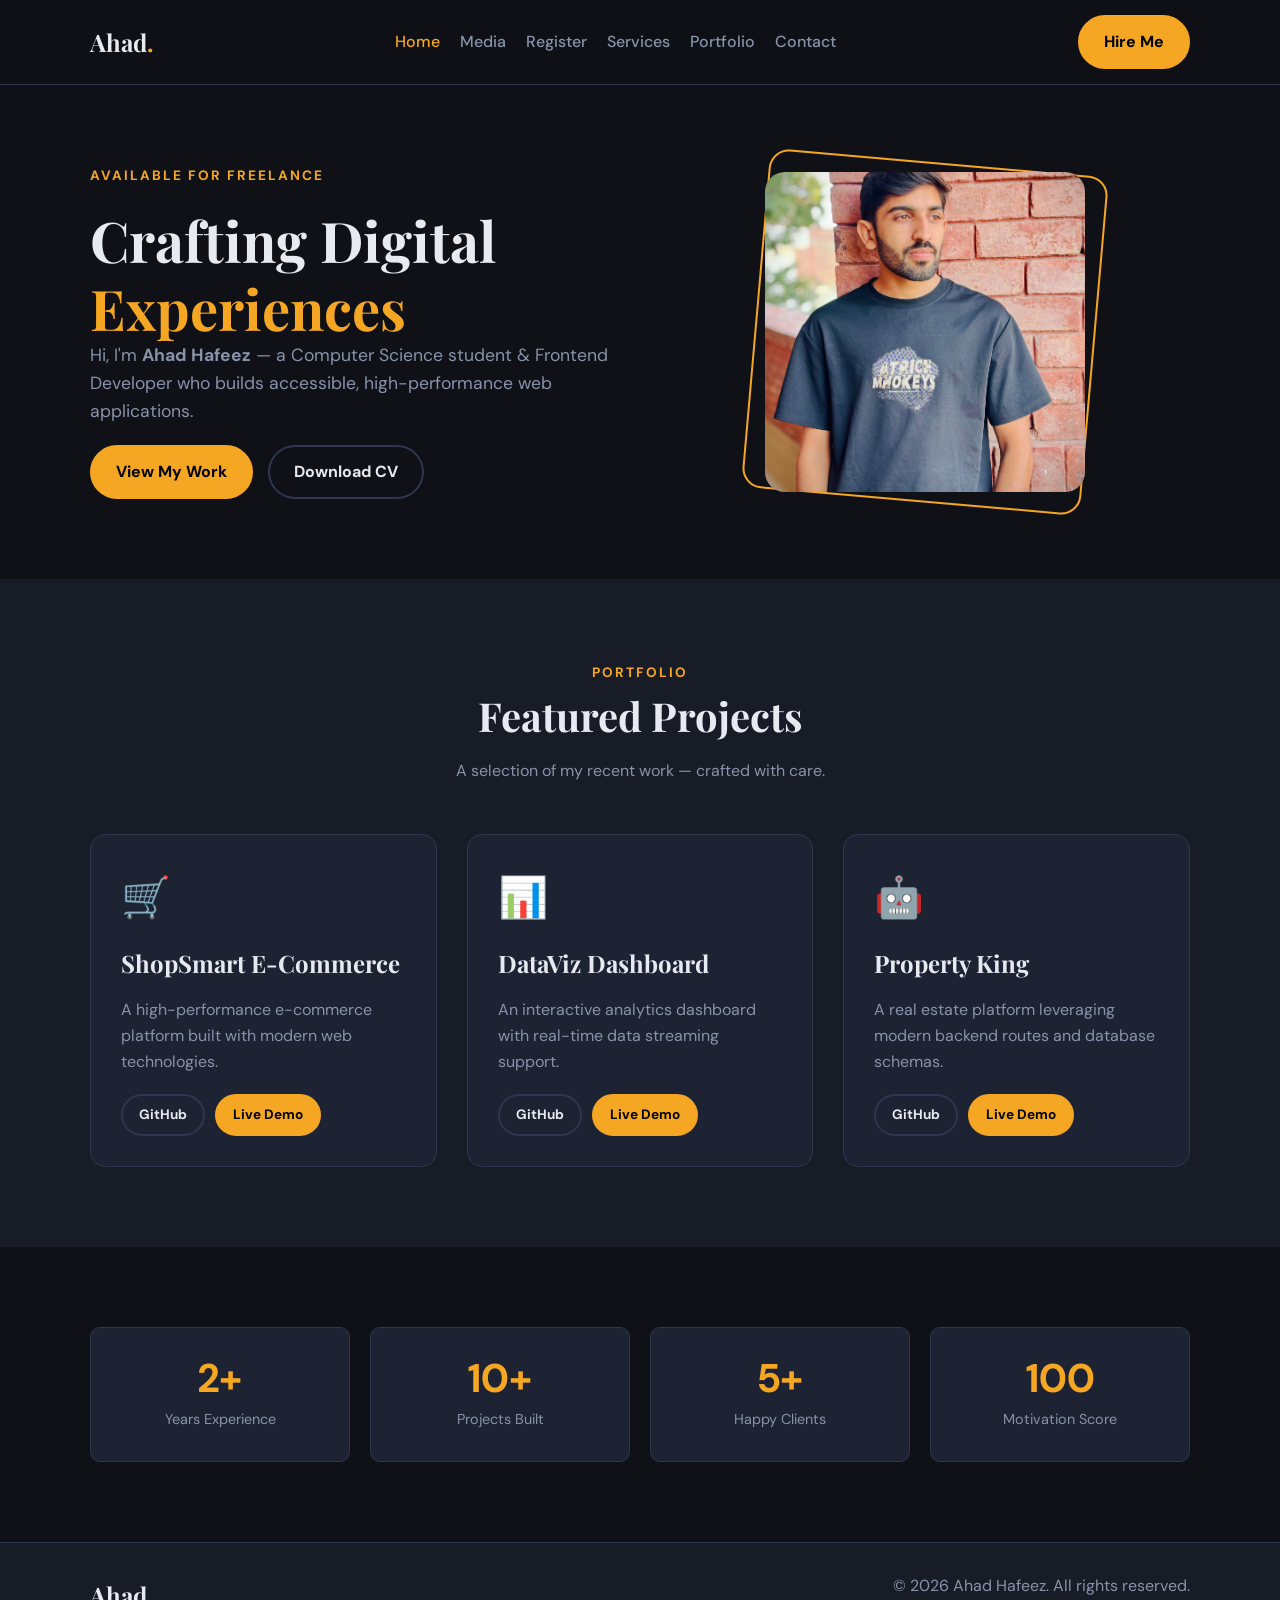
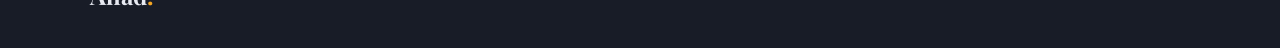
<file: index.html>
<!DOCTYPE html>
<html lang="en">
<head>
  <meta charset="UTF-8">
  <meta name="viewport" content="width=device-width, initial-scale=1.0">


  <title>Ahad Hafeez — Portfolio</title>
  <link rel="stylesheet" href="home.css">

  <link href="https://fonts.googleapis.com/css2?family=Playfair+Display:wght@700;800&family=DM+Sans:wght@400;500;600&display=swap" rel="stylesheet">
</head>
<body>

  <header class="site-header">
    <div class="container header-flex">


      <a class="nav-logo" href="index.html">Ahad<span>.</span></a>
      <nav class="site-nav">
        <ul class="nav-list">
          <li><a class="nav-link active" href="index.html">Home</a></li>
          <li><a class="nav-link" href="media.html">Media</a></li>


          <li><a class="nav-link" href="register.html">Register</a></li>

          <li><a class="nav-link" href="services.html">Services</a></li>


          <li><a class="nav-link" href="portfolio.html">Portfolio</a></li>

          <li><a class="nav-link" href="contact.html">Contact</a></li>
        </ul>
      </nav>
      <a class="btn btn-primary" href="contact.html">Hire Me</a>
    </div>
  </header>

  <main>
    <section class="hero section">

      <div class="container hero-grid">
        
        <div class="hero-content">
          <p class="eyebrow">Available for freelance</p>

          <h1 class="hero-title">Crafting Digital <span class="highlight">Experiences</span></h1>
          <p class="hero-desc">


            Hi, I'm <strong>Ahad Hafeez</strong> — a Computer Science student & Frontend Developer who builds accessible, high-performance web applications.
          </p>
          <div class="hero-actions">


            <a class="btn btn-primary" href="portfolio.html">View My Work</a>



            <a class="btn btn-outline" href="#">Download CV</a>
          </div>
        </div>

        <div class="hero-photo-wrap">


          <div class="photo-frame">


            <img src="pic1.jpeg" alt="Ahad Hafeez" class="profile-pic">
          </div>

        </div>
      </div>

    </section>

    <section class="section section-alt">
      <div class="container">
        <div class="section-header">


          <span class="eyebrow">Portfolio</span>
          <h2 class="section-title">Featured Projects</h2>


          <p class="section-subtitle">A selection of my recent work — crafted with care.</p>

        </div>

        <div class="projects-grid">


          <div class="project-card">

            <div class="project-icon">🛒</div>


            <h3>ShopSmart E-Commerce</h3>


            <p>A high-performance e-commerce platform built with modern web technologies.</p>


            <div class="project-actions">
              <a class="btn btn-outline btn-sm" href="#">GitHub</a>


              <a class="btn btn-primary btn-sm" href="#">Live Demo</a>
            </div>
          </div>

          <div class="project-card">
            <div class="project-icon">📊</div>

            <h3>DataViz Dashboard</h3>
            <p>An interactive analytics dashboard with real-time data streaming support.</p>


            <div class="project-actions">
              <a class="btn btn-outline btn-sm" href="#">GitHub</a>

              <a class="btn btn-primary btn-sm" href="#">Live Demo</a>
            </div>
          </div>

          <div class="project-card">

            <div class="project-icon">🤖</div>
            <h3>Property King</h3>

            <p>A real estate platform leveraging modern backend routes and database schemas.</p>
            <div class="project-actions">

              <a class="btn btn-outline btn-sm" href="#">GitHub</a>


              <a class="btn btn-primary btn-sm" href="#">Live Demo</a>
            </div>
          </div>

        </div>
      </div>


    </section>

    <section class="section">
      <div class="container">

        <div class="stats-grid">
          <div class="stat-card">

            <p class="stat-num">2+</p>

            <p class="stat-label">Years Experience</p>
          </div>

          <div class="stat-card">
            <p class="stat-num">10+</p>

            <p class="stat-label">Projects Built</p>
          </div>
          <div class="stat-card">
            <p class="stat-num">5+</p>
            <p class="stat-label">Happy Clients</p>

          </div>
          <div class="stat-card">
            <p class="stat-num">100</p>

            <p class="stat-label">Motivation Score</p>
          </div>
        </div>
      </div>
    </section>
  </main>

  <footer class="site-footer">

    <div class="container footer-flex">
      <a class="nav-logo" href="index.html">Ahad<span>.</span></a>

      <p class="footer-copy">&copy; 2026 Ahad Hafeez. All rights reserved.</p>

    </div>
  </footer>

  
</body>
</html>
</file>
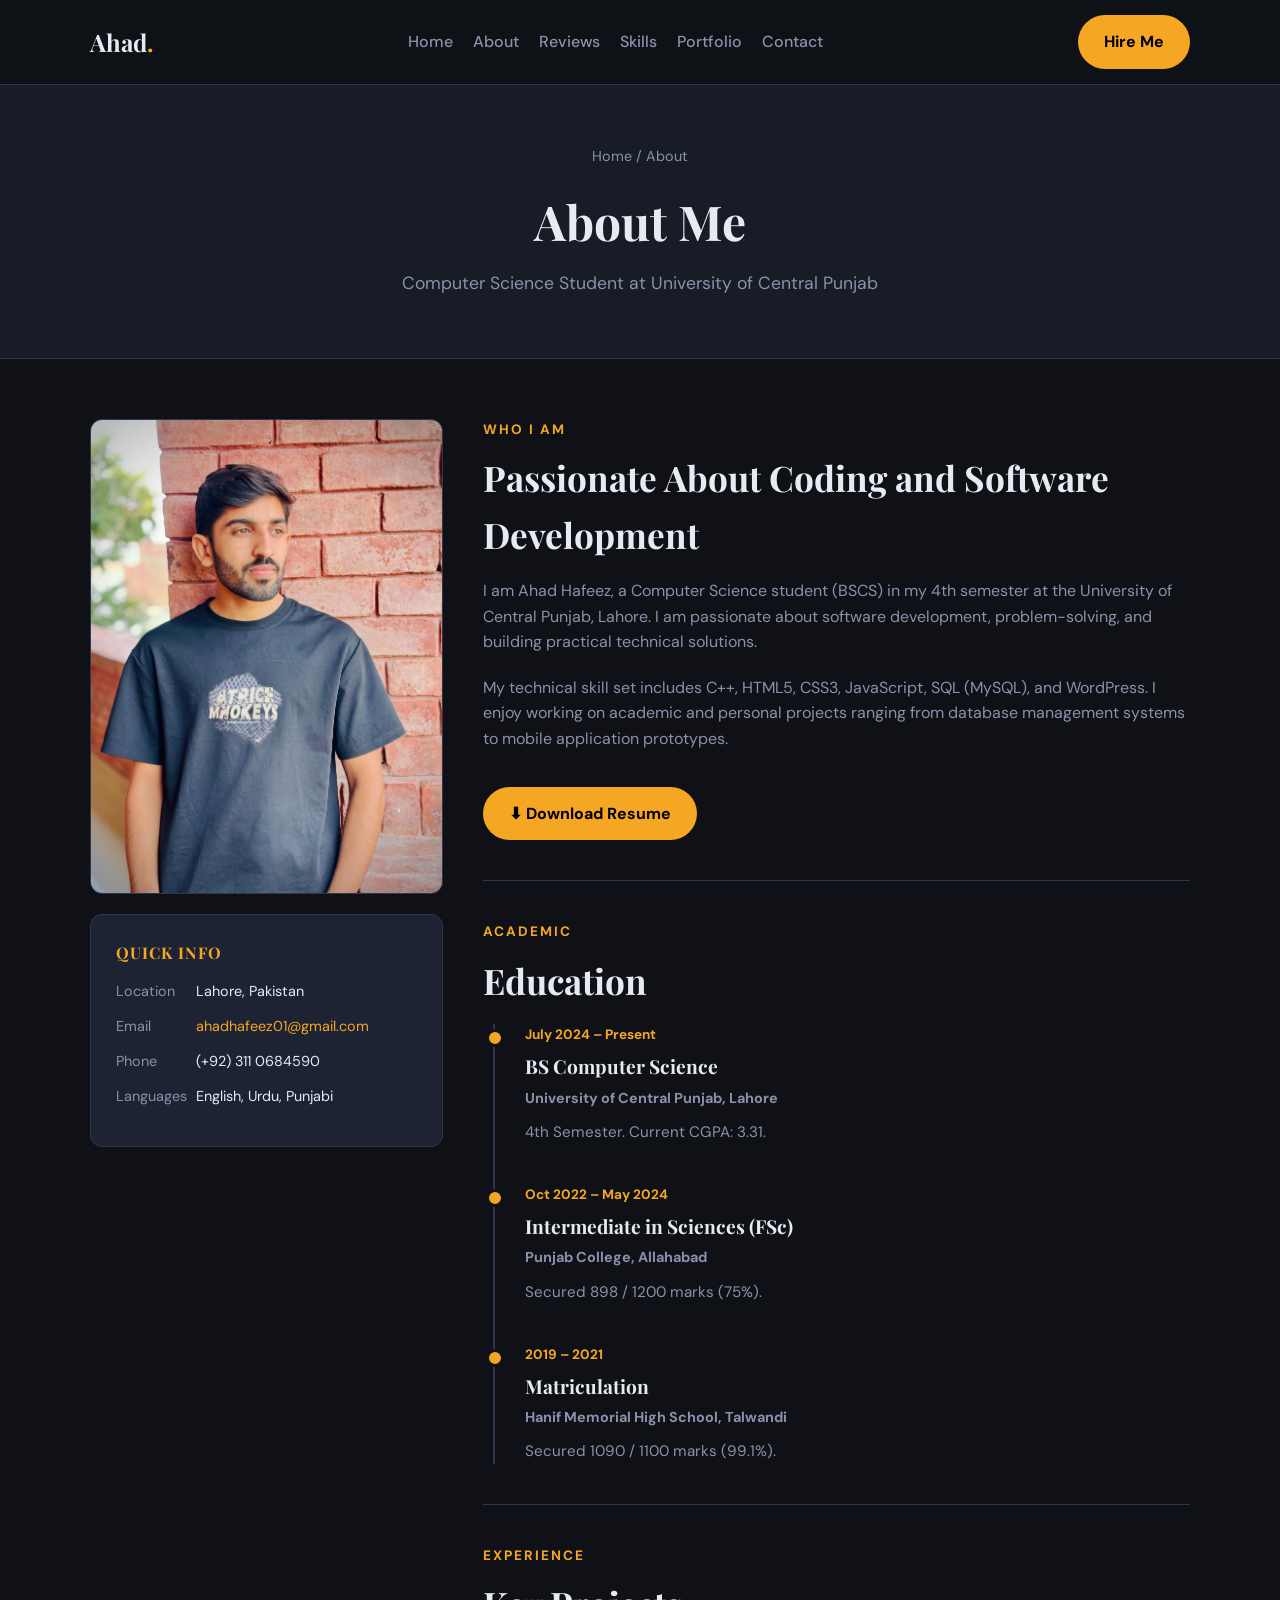
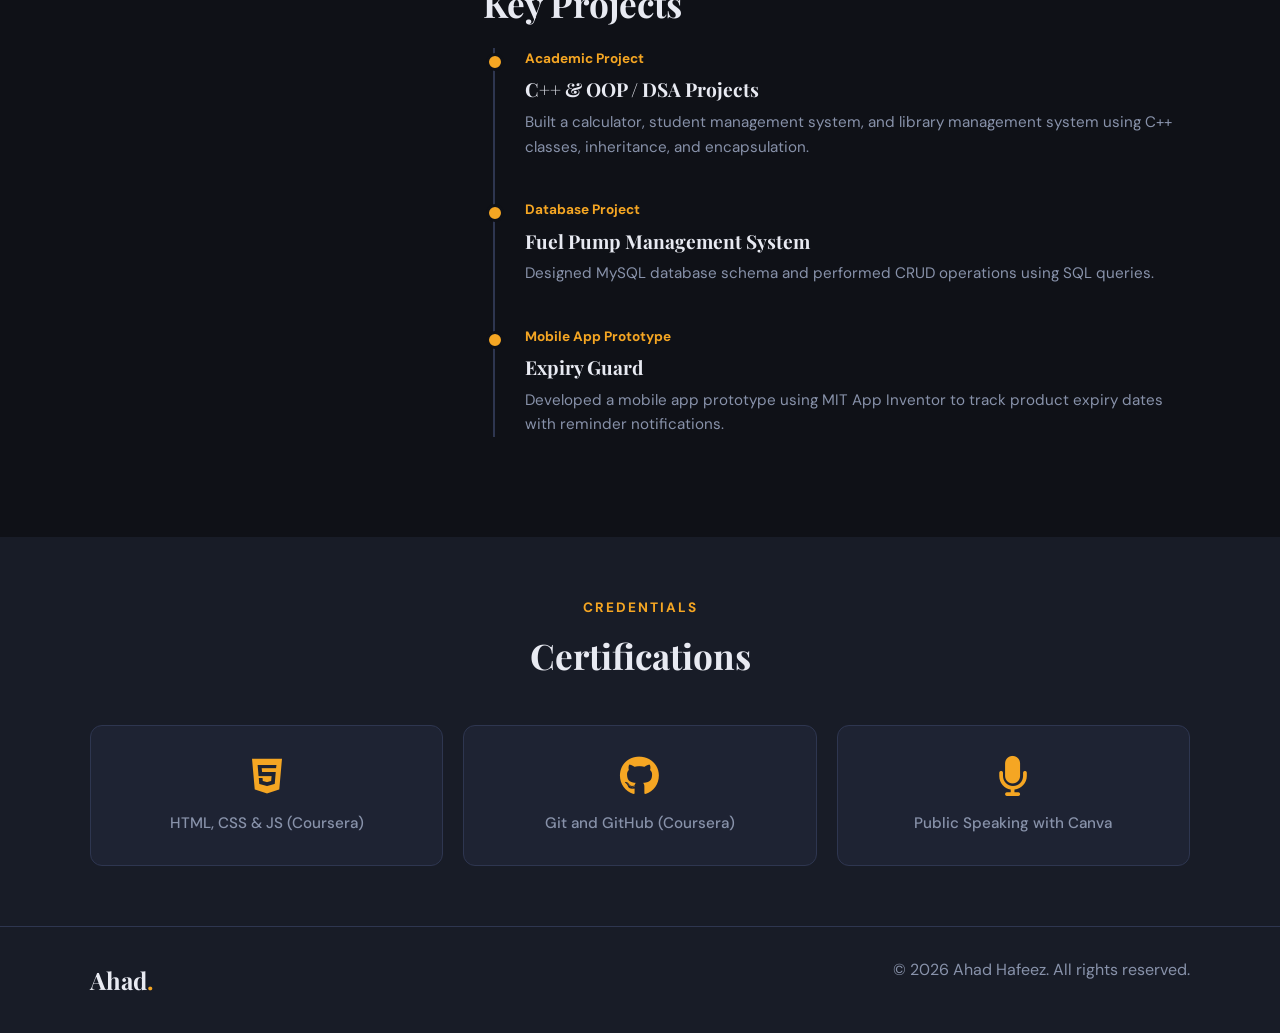
<file: about.html>
<!DOCTYPE html>
<html lang="en">
<head>
  <meta charset="UTF-8">
  <meta name="viewport" content="width=device-width, initial-scale=1.0">
  <title>About — Ahad Hafeez</title>
  <link rel="stylesheet" href="about.css">
  <link href="https://fonts.googleapis.com/css2?family=Playfair+Display:wght@700;800&family=DM+Sans:wght@400;500;600&display=swap" rel="stylesheet">
  <link rel="stylesheet" href="https://cdnjs.cloudflare.com/ajax/libs/font-awesome/6.4.0/css/all.min.css">

</head>
<body>

  <header class="site-header">
    <div class="container header-flex">
      <a class="nav-logo" href="index.html">Ahad<span>.</span></a>
      <nav class="site-nav">
        <ul class="nav-list">
          <li><a class="nav-link" href="home.html">Home</a></li>
          <li><a class="nav-link" href="about.html">About</a></l>
          <li><a class="nav-link" href="reviews.html">Reviews</a></li>
          <li><a class="nav-link" href="skills.html">Skills</a></li>
          <li><a class="nav-link" href="portfolio.html">Portfolio</a></li>
          <li><a class="nav-link" href="contact.html">Contact</a></li>
        </ul>
      </nav>
      <a class="btn btn-primary" href="contact.html">Hire Me</a>
    </div>
  </header>

  <main>
    <div class="page-hero">
      <div class="container text-center">
        <p class="breadcrumb"><a href="index.html">Home</a> / About</p>
        <h1>About Me</h1>
        <p class="subtitle">Computer Science Student at University of Central Punjab</p>
      </div>
    </div>

    <section class="section">
      <div class="container">
        <div class="about-grid">
          
          <aside class="sidebar">
            <div class="photo-wrap">
              <img src="pic1.jpeg" alt="Ahad Hafeez">
            </div>

            <div class="quick-info">
              <h2 class="info-title">Quick Info</h2>
              <div class="info-row">
                <span class="info-label">Location</span>
                <span class="info-value">Lahore, Pakistan</span>
              </div>
              <div class="info-row">
                <span class="info-label">Email</span>
                <a href="mailto:ahadhafeez01@gmail.com" class="info-value link">ahadhafeez01@gmail.com</a>
              </div>
              <div class="info-row">
                <span class="info-label">Phone</span>
                <span class="info-value">(+92) 311 0684590</span>
              </div>
              <div class="info-row">
                <span class="info-label">Languages</span>
                <span class="info-value">English, Urdu, Punjabi</span>
              </div>
            </div>
          </aside>

          <div class="main-content">
            <span class="eyebrow">Who I Am</span>
            <h2>Passionate About Coding and Software Development</h2>
            <p>I am Ahad Hafeez, a Computer Science student (BSCS) in my 4th semester at the University of Central Punjab, Lahore. I am passionate about software development, problem-solving, and building practical technical solutions.</p>
            <p>My technical skill set includes C++, HTML5, CSS3, JavaScript, SQL (MySQL), and WordPress. I enjoy working on academic and personal projects ranging from database management systems to mobile application prototypes.</p>
            
            <a class="btn btn-primary download-btn" href="#">⬇ Download Resume</a>

            <hr class="divider">

            <span class="eyebrow">Academic</span>
            <h2>Education</h2>
            
            <ul class="timeline">
              <li class="timeline-item">
                <p class="timeline-period">July 2024 – Present</p>
                <h3 class="timeline-title">BS Computer Science</h3>
                <p class="timeline-org">University of Central Punjab, Lahore</p>
                <p class="timeline-desc">4th Semester. Current CGPA: 3.31.</p>
              </li>
              
              <li class="timeline-item">
                <p class="timeline-period">Oct 2022 – May 2024</p>
                <h3 class="timeline-title">Intermediate in Sciences (FSc)</h3>
                <p class="timeline-org">Punjab College, Allahabad</p>
                <p class="timeline-desc">Secured 898 / 1200 marks (75%).</p>
              </li>

              <li class="timeline-item">
                <p class="timeline-period">2019 – 2021</p>
                <h3 class="timeline-title">Matriculation</h3>
                <p class="timeline-org">Hanif Memorial High School, Talwandi</p>
                <p class="timeline-desc">Secured 1090 / 1100 marks (99.1%).</p>
              </li>
            </ul>

            <hr class="divider">

            <span class="eyebrow">Experience</span>
            <h2>Key Projects</h2>
            
            <ul class="timeline">
              <li class="timeline-item">
                <p class="timeline-period">Academic Project</p>
                <h3 class="timeline-title">C++ & OOP / DSA Projects</h3>
                <p class="timeline-desc">Built a calculator, student management system, and library management system using C++ classes, inheritance, and encapsulation.</p>
              </li>
              
              <li class="timeline-item">
                <p class="timeline-period">Database Project</p>
                <h3 class="timeline-title">Fuel Pump Management System</h3>
                <p class="timeline-desc">Designed MySQL database schema and performed CRUD operations using SQL queries.</p>
              </li>

              <li class="timeline-item">
                <p class="timeline-period">Mobile App Prototype</p>
                <h3 class="timeline-title">Expiry Guard</h3>
                <p class="timeline-desc">Developed a mobile app prototype using MIT App Inventor to track product expiry dates with reminder notifications.</p>
              </li>
            </ul>

          </div>
        </div>
      </div>
    </section>

    <section class="section section-alt">
      <div class="container">
        <div class="section-header text-center">
          <span class="eyebrow">Credentials</span>
          <h2>Certifications</h2>
        </div>
        
        <div class="achievements-grid">
          <div class="achievement-card">
            <i class="fa-brands fa-html5 achievement-icon"></i>
            <p class="achievement-label">HTML, CSS & JS (Coursera)</p>
          </div>
          <div class="achievement-card">
            <i class="fa-brands fa-github achievement-icon"></i>
            <p class="achievement-label">Git and GitHub (Coursera)</p>
          </div>
          <div class="achievement-card">
            <i class="fa-solid fa-microphone achievement-icon"></i>
            <p class="achievement-label">Public Speaking with Canva</p>
          </div>
        </div>
      </div>
    </section>
  </main>

  <footer class="site-footer">
    <div class="container footer-flex">
      <a class="nav-logo" href="index.html">Ahad<span>.</span></a>
      <p class="footer-copy">&copy; 2026 Ahad Hafeez. All rights reserved.</p>
    </div>
  </footer>

</body>
</html>
</file>
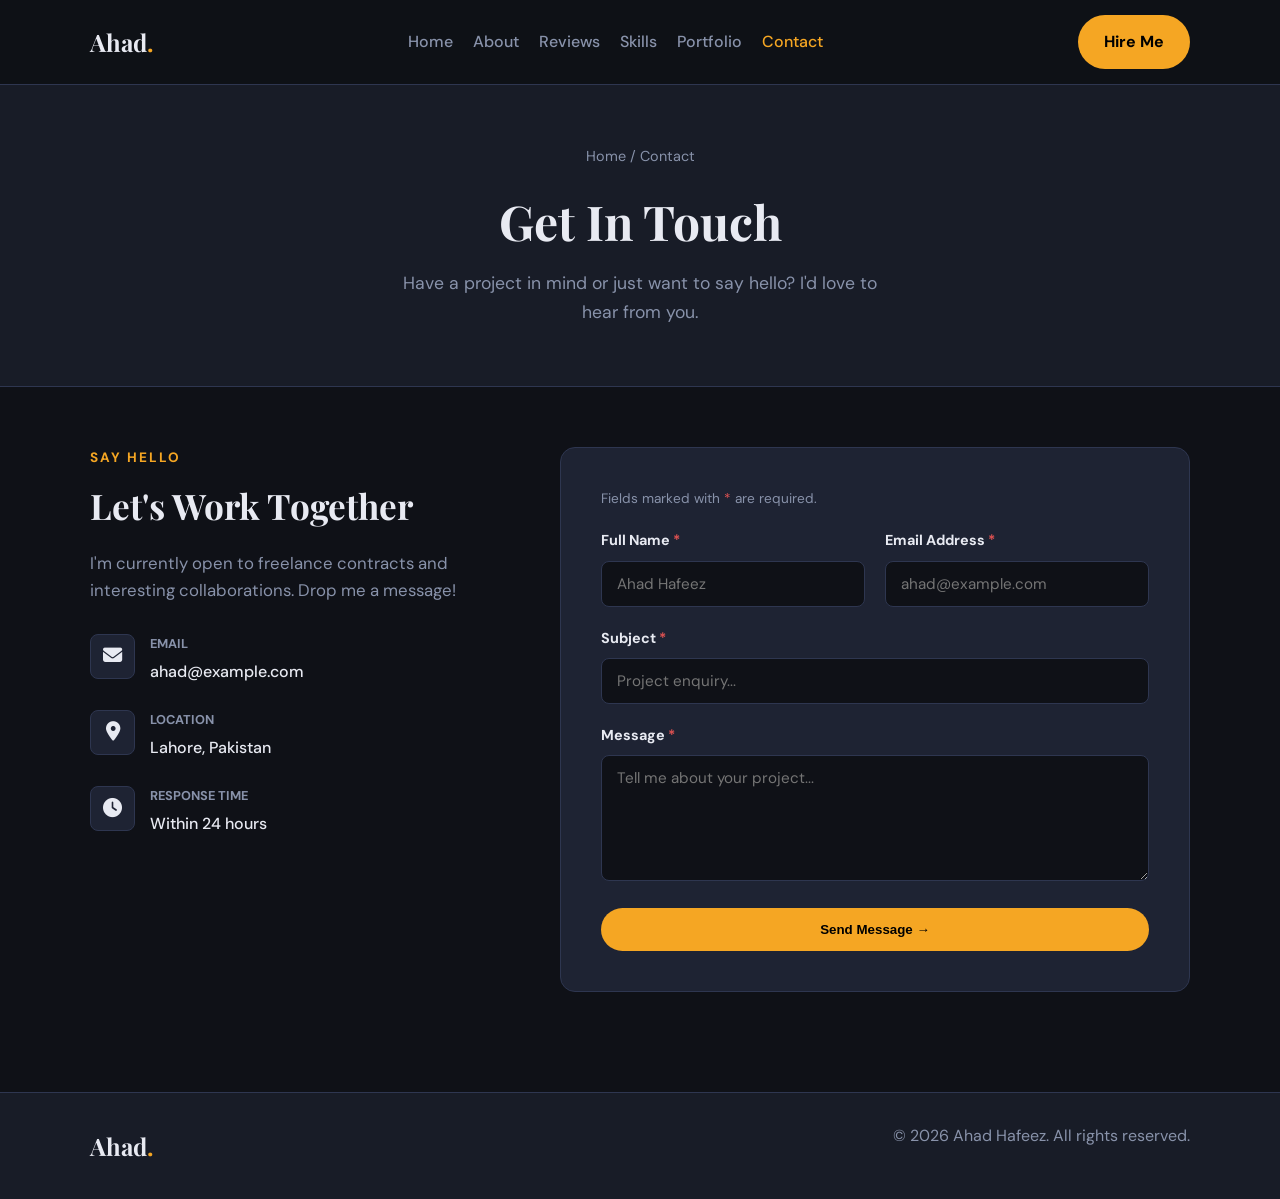
<file: contact.html>
<!DOCTYPE html>
<html lang="en">
<head>
  <meta charset="UTF-8">
  <meta name="viewport" content="width=device-width, initial-scale=1.0">
  <title>Contact — Ahad Hafeez</title>
  <link rel="stylesheet" href="contact.css">
  <link href="https://fonts.googleapis.com/css2?family=Playfair+Display:wght@700;800&family=DM+Sans:wght@400;500;600&display=swap" rel="stylesheet">
  <link rel="stylesheet" href="https://cdnjs.cloudflare.com/ajax/libs/font-awesome/6.4.0/css/all.min.css">
</head>
<body>

  <header class="site-header">
    <div class="container header-flex">
      <a class="nav-logo" href="index.html">Ahad<span>.</span></a>
      <nav class="site-nav">
        <ul class="nav-list">
          <li><a class="nav-link" href="home.html">Home</a></li>
          <li><a class="nav-link" href="about.html">About</a></li>
          <li><a class="nav-link" href="reviews.html">Reviews</a></li>
          <li><a class="nav-link" href="skills.html">Skills</a></li>
          <li><a class="nav-link" href="portfolio.html">Portfolio</a></li>
          <li><a class="nav-link active" href="contact.html">Contact</a></li>
        </ul>
      </nav>
      <a class="btn btn-primary" href="contact.html">Hire Me</a>
    </div>
  </header>

  <main>
    <div class="page-hero">
      <div class="container text-center">
        <p class="breadcrumb"><a href="index.html">Home</a> / Contact</p>
        <h1>Get In Touch</h1>
        <p class="subtitle">Have a project in mind or just want to say hello? I'd love to hear from you.</p>
      </div>
    </div>

    <section class="section">
      <div class="container">
        <div class="contact-grid">

          <div class="contact-info-section">
            <span class="eyebrow">Say Hello</span>
            <h2>Let's Work Together</h2>
            <p class="info-desc">
              I'm currently open to freelance contracts and interesting collaborations. Drop me a message!
            </p>

            <div class="info-list">
              <div class="info-item">
                <div class="info-icon"><i class="fa-solid fa-envelope"></i></div>
                <div>
                  <p class="info-label">Email</p>
                  <a class="info-value" href="mailto:ahad@example.com">ahad@example.com</a>
                </div>
              </div>

              <div class="info-item">
                <div class="info-icon"><i class="fa-solid fa-location-dot"></i></div>
                <div>
                  <p class="info-label">Location</p>
                  <span class="info-value">Lahore, Pakistan</span>
                </div>
              </div>

              <div class="info-item">
                <div class="info-icon"><i class="fa-solid fa-clock"></i></div>
                <div>
                  <p class="info-label">Response Time</p>
                  <span class="info-value">Within 24 hours</span>
                </div>
              </div>
            </div>
          </div>

          <div class="contact-form-section">
            <div class="form-success" id="successMessage" style="display: none;">
              <h3>✅ Message sent successfully!</h3>
              <p>Thanks for reaching out. I'll get back to you soon.</p>
            </div>

            <form class="contact-form" id="contactForm">
              <p class="form-hint">Fields marked with <span class="required">*</span> are required.</p>

              <div class="form-row">
                <div class="form-group">
                  <label class="form-label" for="name">Full Name <span class="required">*</span></label>
                  <input class="form-control" type="text" id="name" required placeholder="Ahad Hafeez">
                </div>
                <div class="form-group">
                  <label class="form-label" for="email">Email Address <span class="required">*</span></label>
                  <input class="form-control" type="email" id="email" required placeholder="ahad@example.com">
                </div>
              </div>

              <div class="form-group">
                <label class="form-label" for="subject">Subject <span class="required">*</span></label>
                <input class="form-control" type="text" id="subject" required placeholder="Project enquiry...">
              </div>

              <div class="form-group">
                <label class="form-label" for="message">Message <span class="required">*</span></label>
                <textarea class="form-control" id="message" rows="5" required placeholder="Tell me about your project..."></textarea>
              </div>

              <button class="btn btn-primary btn-full" type="submit">Send Message →</button>
            </form>
          </div>
        </div>
      </div>
    </section>
  </main>

  <footer class="site-footer">
    <div class="container footer-flex">
      <a class="nav-logo" href="index.html">Ahad<span>.</span></a>
      <p class="footer-copy">&copy; 2026 Ahad Hafeez. All rights reserved.</p>
    </div>
  </footer>

 <script>
    const form = document.getElementById('contactForm');
    const successMsg = document.getElementById('successMessage');

    form.addEventListener('submit', function(event) {
      event.preventDefault();

      const name = document.getElementById('name').value.trim();
      const email = document.getElementById('email').value.trim();
      const subject = document.getElementById('subject').value.trim();
      const message = document.getElementById('message').value.trim();

      if (name === "") {
        alert("Error: Please enter your full name.");
        return;
      }

      if (email === "" || !email.includes("@") || !email.includes(".")) {
        alert("Error: Please enter a valid email address.");
        return;
      }

      if (subject === "") {
        alert("Error: Please enter a subject.");
        return;
      }

      if (message === "") {
        alert("Error: Please enter your message.");
        return;
      }

      form.style.display = 'none';
      successMsg.style.display = 'block';
    });
  </script>
</body>
</html>
</file>
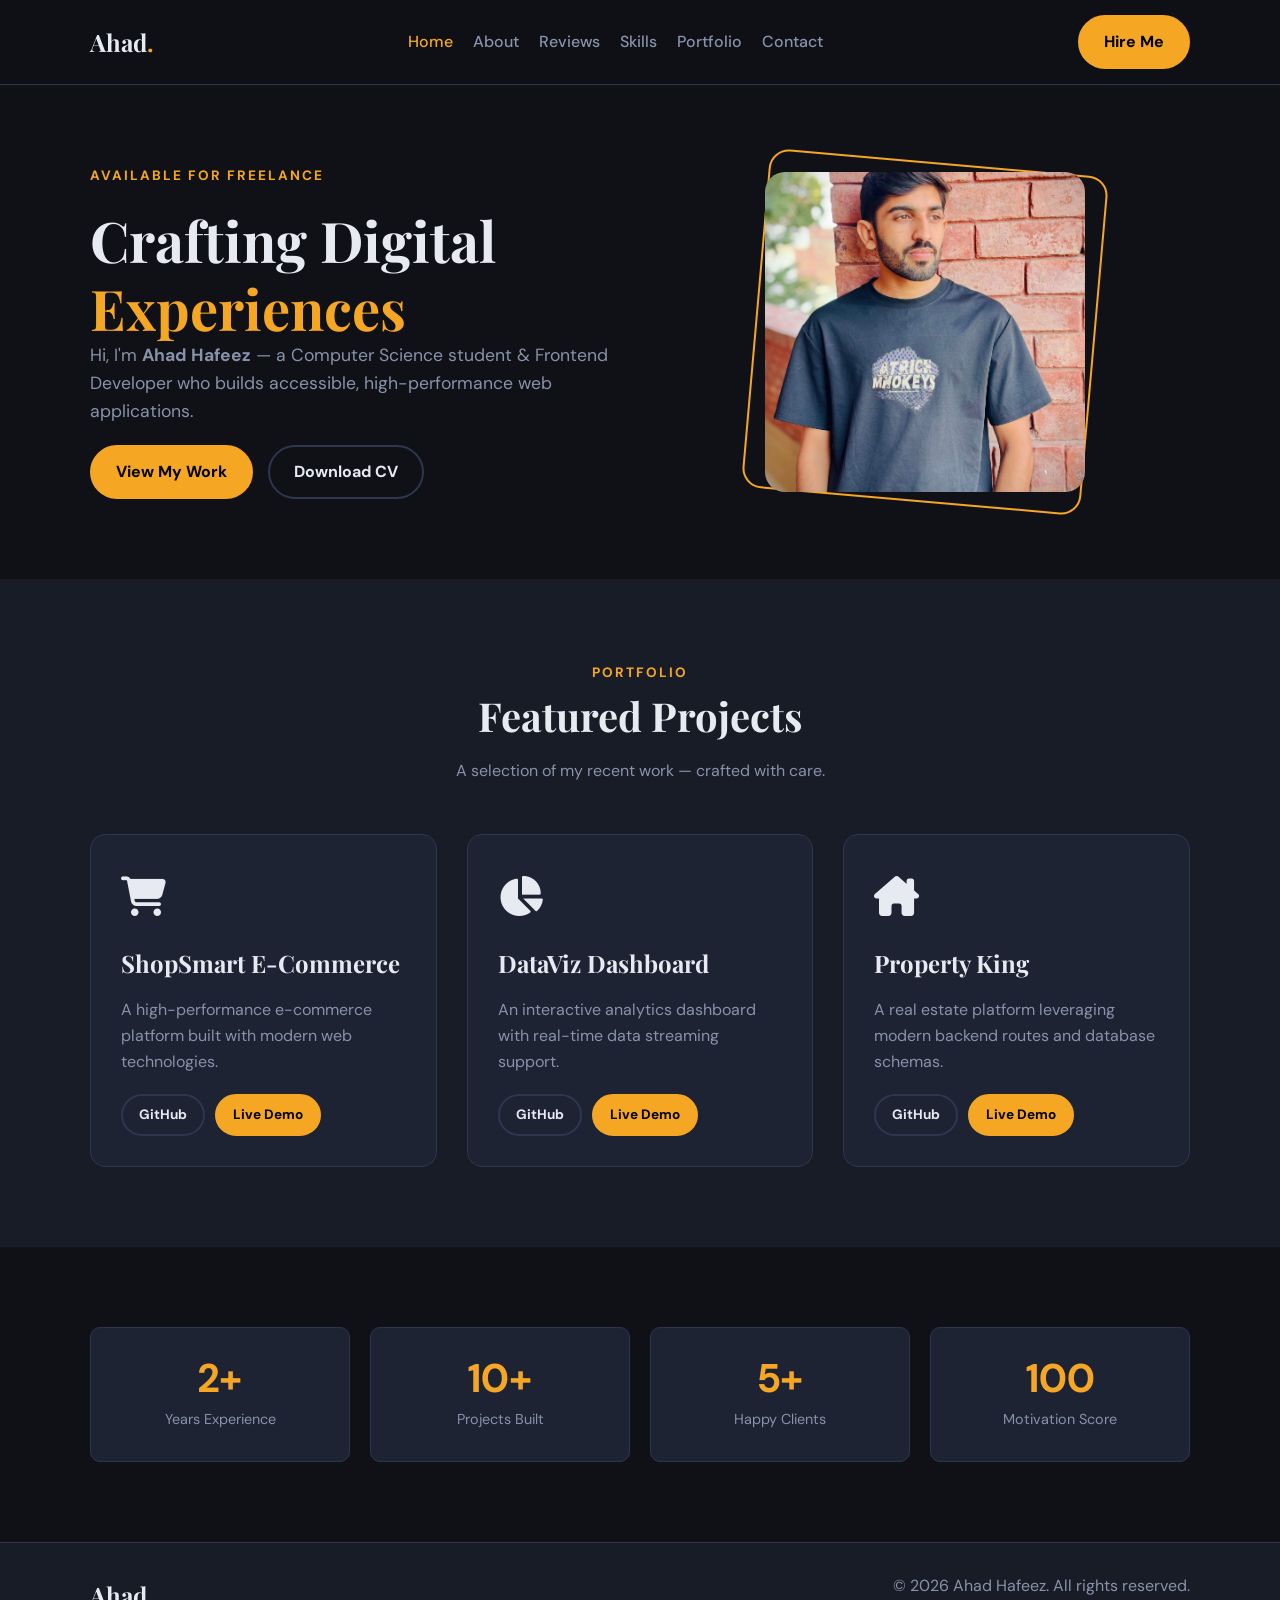
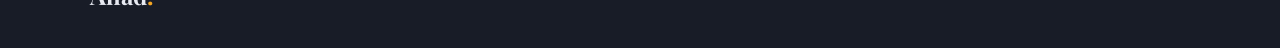
<file: home.html>
<!DOCTYPE html>
<html lang="en">
<head>
  <meta charset="UTF-8">
  <meta name="viewport" content="width=device-width, initial-scale=1.0">
  <title>Ahad Hafeez — Portfolio</title>
  <link rel="stylesheet" href="home.css">
  <link href="https://fonts.googleapis.com/css2?family=Playfair+Display:wght@700;800&family=DM+Sans:wght@400;500;600&display=swap" rel="stylesheet">
  <link rel="stylesheet" href="https://cdnjs.cloudflare.com/ajax/libs/font-awesome/6.4.0/css/all.min.css">
</head>
<body>

  <header class="site-header">
    <div class="container header-flex">
      <a class="nav-logo" href="index.html">Ahad<span>.</span></a>
      <nav class="site-nav">
        <ul class="nav-list">
          <li><a class="nav-link active" href="home.html">Home</a></li>
          <li><a class="nav-link" href="about.html">About</a></li>
          <li><a class="nav-link" href="reviews.html">Reviews</a></li>
          <li><a class="nav-link" href="skills.html">Skills</a></li>
          <li><a class="nav-link" href="portfolio.html">Portfolio</a></li>
          <li><a class="nav-link" href="contact.html">Contact</a></li>
        </ul>
      </nav>
      <a class="btn btn-primary" href="contact.html">Hire Me</a>
    </div>
  </header>

  <main>
    <section class="hero section">
      <div class="container hero-grid">
        <div class="hero-content">
          <p class="eyebrow">Available for freelance</p>
          <h1 class="hero-title">Crafting Digital <span class="highlight">Experiences</span></h1>
          <p class="hero-desc">
            Hi, I'm <strong>Ahad Hafeez</strong> — a Computer Science student & Frontend Developer who builds accessible, high-performance web applications.
          </p>
          <div class="hero-actions">
            <a class="btn btn-primary" href="portfolio.html">View My Work</a>
            <a class="btn btn-outline" href="#">Download CV</a>
          </div>
        </div>

        <div class="hero-photo-wrap">
          <div class="photo-frame">
            <img src="pic1.jpeg" alt="Ahad Hafeez" class="profile-pic">
          </div>
        </div>
      </div>
    </section>

    <section class="section section-alt">
      <div class="container">
        <div class="section-header">
          <span class="eyebrow">Portfolio</span>
          <h2 class="section-title">Featured Projects</h2>
          <p class="section-subtitle">A selection of my recent work — crafted with care.</p>
        </div>

        <div class="projects-grid">
          <div class="project-card">
            <div class="project-icon"><i class="fa-solid fa-cart-shopping"></i></div>
            <h3>ShopSmart E-Commerce</h3>
            <p>A high-performance e-commerce platform built with modern web technologies.</p>
            <div class="project-actions">
              <a class="btn btn-outline btn-sm" href="#">GitHub</a>
              <a class="btn btn-primary btn-sm" href="#">Live Demo</a>
            </div>
          </div>

          <div class="project-card">
            <div class="project-icon"><i class="fa-solid fa-chart-pie"></i></div>
            <h3>DataViz Dashboard</h3>
            <p>An interactive analytics dashboard with real-time data streaming support.</p>
            <div class="project-actions">
              <a class="btn btn-outline btn-sm" href="#">GitHub</a>
              <a class="btn btn-primary btn-sm" href="#">Live Demo</a>
            </div>
          </div>

          <div class="project-card">
            <div class="project-icon"><i class="fa-solid fa-house-chimney"></i></div>
            <h3>Property King</h3>
            <p>A real estate platform leveraging modern backend routes and database schemas.</p>
            <div class="project-actions">
              <a class="btn btn-outline btn-sm" href="#">GitHub</a>
              <a class="btn btn-primary btn-sm" href="#">Live Demo</a>
            </div>
          </div>
        </div>
      </div>
    </section>

    <section class="section">
      <div class="container">
        <div class="stats-grid">
          <div class="stat-card">
            <p class="stat-num">2+</p>
            <p class="stat-label">Years Experience</p>
          </div>
          <div class="stat-card">
            <p class="stat-num">10+</p>
            <p class="stat-label">Projects Built</p>
          </div>
          <div class="stat-card">
            <p class="stat-num">5+</p>
            <p class="stat-label">Happy Clients</p>
          </div>
          <div class="stat-card">
            <p class="stat-num">100</p>
            <p class="stat-label">Motivation Score</p>
          </div>
        </div>
      </div>
    </section>
  </main>

  <footer class="site-footer">
    <div class="container footer-flex">
      <a class="nav-logo" href="index.html">Ahad<span>.</span></a>
      <p class="footer-copy">&copy; 2026 Ahad Hafeez. All rights reserved.</p>
    </div>
  </footer>

</body>
</html>
</file>
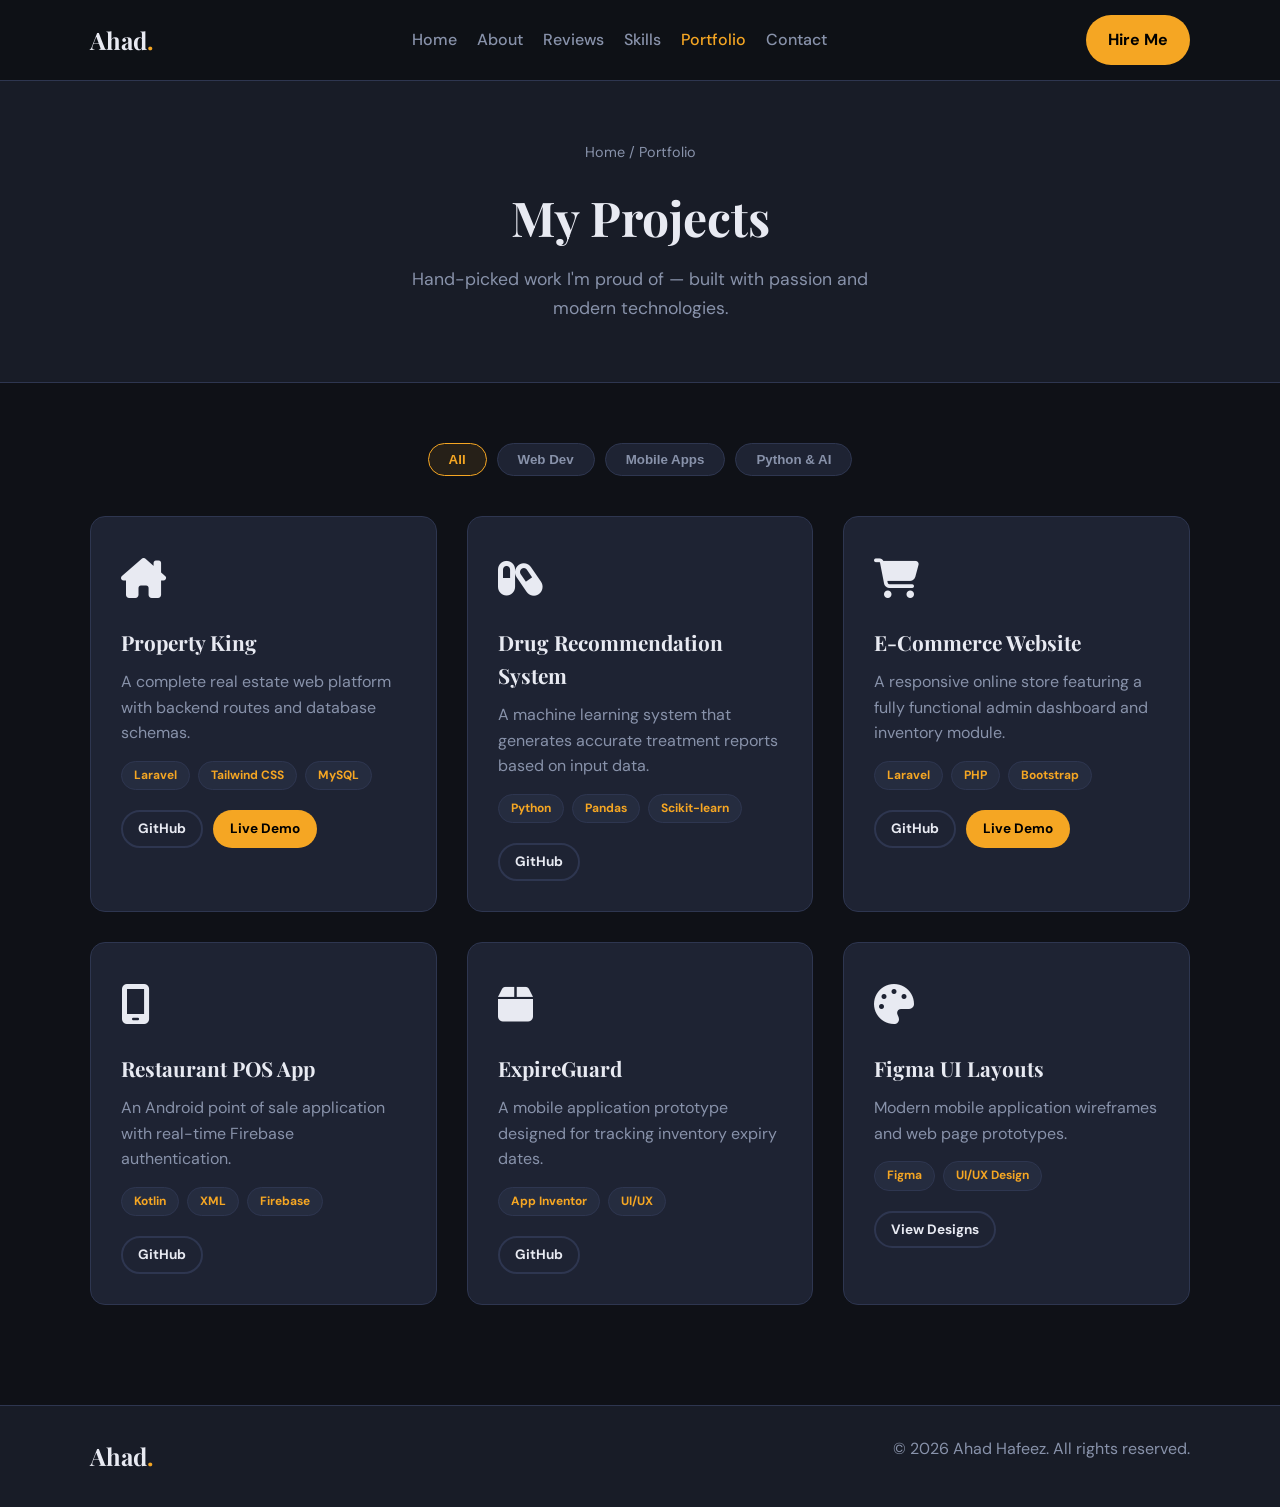
<file: portfolio.html>
<!DOCTYPE html>
<html lang="en">
<head>
  <meta charset="UTF-8">
  <meta name="viewport" content="width=device-width, initial-scale=1.0">
  <title>Portfolio — Ahad Hafeez</title>

  <link rel="stylesheet" href="portfolio.css">
  
  <link href="https://fonts.googleapis.com/css2?family=Playfair+Display:wght@700;800&family=DM+Sans:wght@400;500;600&display=swap" rel="stylesheet">
  <link rel="stylesheet" href="https://cdnjs.cloudflare.com/ajax/libs/font-awesome/6.4.0/css/all.min.css">
</head>
<body>

  <header class="site-header">
    <div class="container header-flex">
      <a class="nav-logo" href="index.html">Ahad<span>.</span></a>
      <nav class="site-nav">
        <ul class="nav-list">
          <li><a class="nav-link" href="index.html">Home</a></li>
          <li><a class="nav-link" href="about.html">About</a></li>
          <li><a class="nav-link" href="reviews.html">Reviews</a></li>
          <li><a class="nav-link" href="skills.html">Skills</a></li>
          <li><a class="nav-link active" href="portfolio.html">Portfolio</a></li>
          <li><a class="nav-link" href="contact.html">Contact</a></li>
        </ul>
      </nav>
      <a class="btn btn-primary" href="contact.html">Hire Me</a>
    </div>
  </header>

  <main>
    <div class="page-hero">
      <div class="container text-center">
        <p class="breadcrumb"><a href="index.html">Home</a> / Portfolio</p>
        <h1>My Projects</h1>
        <p class="subtitle">Hand-picked work I'm proud of — built with passion and modern technologies.</p>
      </div>
    </div>

    <section class="section">
      <div class="container">
        
        <div class="filter-bar">
          <button class="filter-btn active" data-filter="all">All</button>
          <button class="filter-btn" data-filter="web">Web Dev</button>
          <button class="filter-btn" data-filter="app">Mobile Apps</button>
          <button class="filter-btn" data-filter="ai">Python & AI</button>
        </div>

        <div class="projects-grid" id="projectsGrid">

          <div class="project-card fade-in" data-category="web">
            <div class="project-icon"><i class="fa-solid fa-house-chimney"></i></div>
            <h3>Property King</h3>
            <p>A complete real estate web platform with backend routes and database schemas.</p>
            <div class="tags">
              <span class="tag">Laravel</span>
              <span class="tag">Tailwind CSS</span>
              <span class="tag">MySQL</span>
            </div>
            <div class="project-actions">
              <a class="btn btn-outline btn-sm" href="#">GitHub</a>
              <a class="btn btn-primary btn-sm" href="#">Live Demo</a>
            </div>
          </div>

          <div class="project-card fade-in" data-category="ai" style="animation-delay: 0.1s;">
            <div class="project-icon"><i class="fa-solid fa-capsules"></i></div>
            <h3>Drug Recommendation System</h3>
            <p>A machine learning system that generates accurate treatment reports based on input data.</p>
            <div class="tags">
              <span class="tag">Python</span>
              <span class="tag">Pandas</span>
              <span class="tag">Scikit-learn</span>
            </div>
            <div class="project-actions">
              <a class="btn btn-outline btn-sm" href="#">GitHub</a>
            </div>
          </div>

          <div class="project-card fade-in" data-category="web" style="animation-delay: 0.2s;">
            <div class="project-icon"><i class="fa-solid fa-cart-shopping"></i></div>
            <h3>E-Commerce Website</h3>
            <p>A responsive online store featuring a fully functional admin dashboard and inventory module.</p>
            <div class="tags">
              <span class="tag">Laravel</span>
              <span class="tag">PHP</span>
              <span class="tag">Bootstrap</span>
            </div>
            <div class="project-actions">
              <a class="btn btn-outline btn-sm" href="#">GitHub</a>
              <a class="btn btn-primary btn-sm" href="#">Live Demo</a>
            </div>
          </div>

          <div class="project-card fade-in" data-category="app" style="animation-delay: 0.3s;">
            <div class="project-icon"><i class="fa-solid fa-mobile-screen"></i></div>
            <h3>Restaurant POS App</h3>
            <p>An Android point of sale application with real-time Firebase authentication.</p>
            <div class="tags">
              <span class="tag">Kotlin</span>
              <span class="tag">XML</span>
              <span class="tag">Firebase</span>
            </div>
            <div class="project-actions">
              <a class="btn btn-outline btn-sm" href="#">GitHub</a>
            </div>
          </div>

          <div class="project-card fade-in" data-category="app" style="animation-delay: 0.4s;">
            <div class="project-icon"><i class="fa-solid fa-box"></i></div>
            <h3>ExpireGuard</h3>
            <p>A mobile application prototype designed for tracking inventory expiry dates.</p>
            <div class="tags">
              <span class="tag">App Inventor</span>
              <span class="tag">UI/UX</span>
            </div>
            <div class="project-actions">
              <a class="btn btn-outline btn-sm" href="#">GitHub</a>
            </div>
          </div>

          <div class="project-card fade-in" data-category="web" style="animation-delay: 0.5s;">
            <div class="project-icon"><i class="fa-solid fa-palette"></i></div>
            <h3>Figma UI Layouts</h3>
            <p>Modern mobile application wireframes and web page prototypes.</p>
            <div class="tags">
              <span class="tag">Figma</span>
              <span class="tag">UI/UX Design</span>
            </div>

            <div class="project-actions">

              <a class="btn btn-outline btn-sm" href="#">View Designs</a>
            </div>
          </div>

        </div>
      </div>
    </section>
  </main>

  <footer class="site-footer">
    <div class="container footer-flex">
      <a class="nav-logo" href="index.html">Ahad<span>.</span></a>
      <p class="footer-copy">&copy; 2026 Ahad Hafeez. All rights reserved.</p>
    </div>
  </footer>

  <script>
    const filterBtns = document.querySelectorAll('.filter-btn');
    const cards = document.querySelectorAll('.project-card');

    filterBtns.forEach(btn => {
      btn.addEventListener('click', () => {
        filterBtns.forEach(b => b.classList.remove('active'));
        btn.classList.add('active');

        const filterValue = btn.getAttribute('data-filter');
        cards.forEach(card => {
          if (filterValue === 'all' || card.getAttribute('data-category') === filterValue) {
            card.style.display = 'block';
          } else {
            card.style.display = 'none';
          }
        });
      });
    });
  </script>
</body>
</html>
</file>
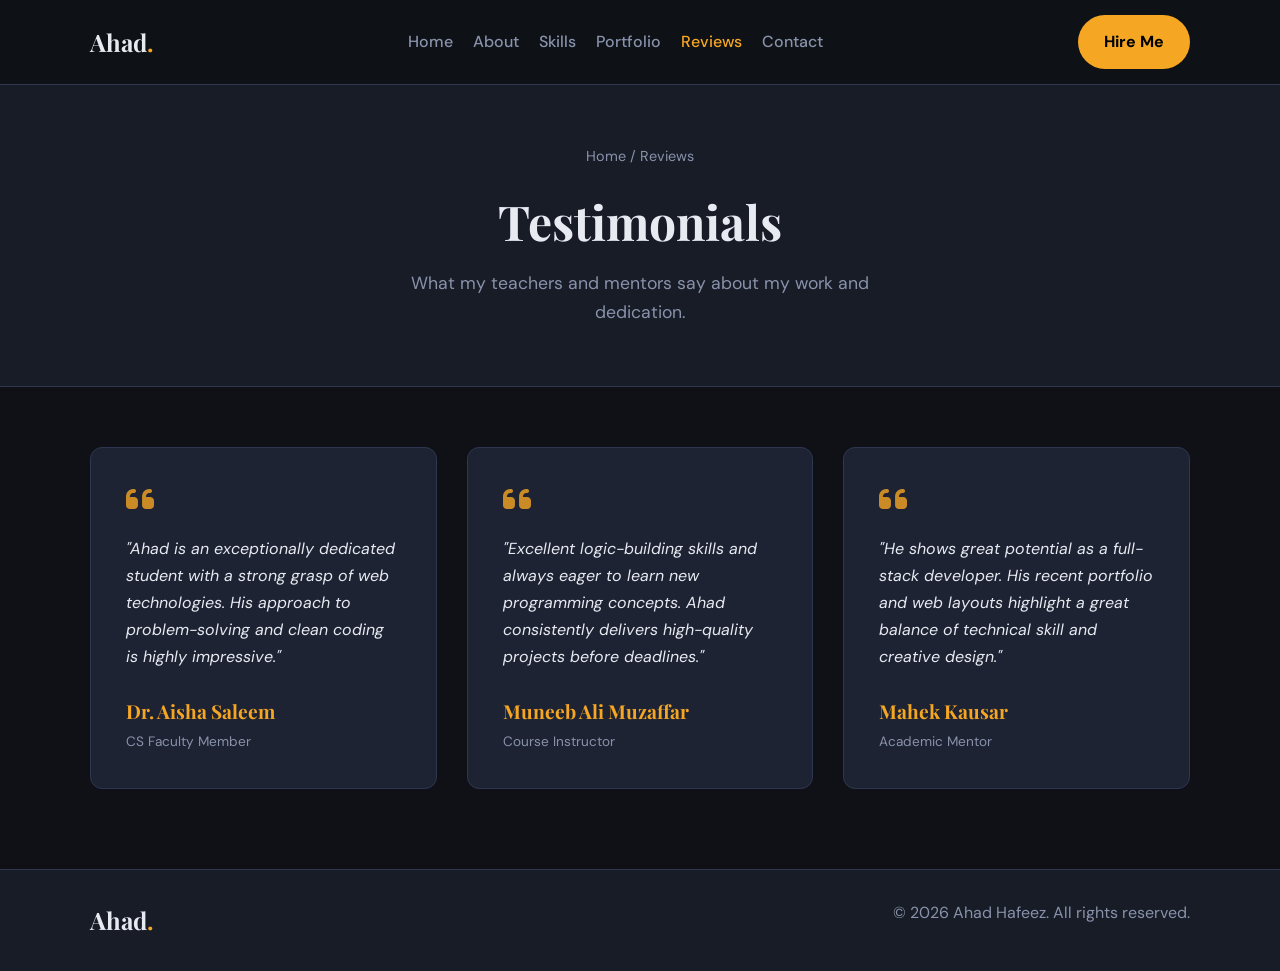
<file: reviews.html>
<!DOCTYPE html>
<html lang="en">
<head>
  <meta charset="UTF-8">
  <meta name="viewport" content="width=device-width, initial-scale=1.0">
  <title>Reviews — Ahad Hafeez</title>
  <link rel="stylesheet" href="reviews.css">
  <link href="https://fonts.googleapis.com/css2?family=Playfair+Display:wght@700;800&family=DM+Sans:wght@400;500;600&display=swap" rel="stylesheet">
  <link rel="stylesheet" href="https://cdnjs.cloudflare.com/ajax/libs/font-awesome/6.4.0/css/all.min.css">
</head>
<body>

  <header class="site-header">
    <div class="container header-flex">
      <a class="nav-logo" href="index.html">Ahad<span>.</span></a>
      <nav class="site-nav">
        <ul class="nav-list">
          <li><a class="nav-link" href="home.html">Home</a></li>
          <li><a class="nav-link" href="about.html">About</a></li>
          <li><a class="nav-link" href="skills.html">Skills</a></li>
          <li><a class="nav-link" href="portfolio.html">Portfolio</a></li>
          <li><a class="nav-link active" href="reviews.html">Reviews</a></li>
          <li><a class="nav-link" href="contact.html">Contact</a></li>
        </ul>
      </nav>
      <a class="btn btn-primary" href="contact.html">Hire Me</a>
    </div>
  </header>

  <main>
    <div class="page-hero">
      <div class="container text-center">
        <p class="breadcrumb"><a href="index.html">Home</a> / Reviews</p>
        <h1>Testimonials</h1>
        <p class="subtitle">What my teachers and mentors say about my work and dedication.</p>
      </div>
    </div>

    <section class="section">
      <div class="container">
        <div class="reviews-grid">
          
          <!-- Review 1 -->
          <div class="review-card">
            <i class="fa-solid fa-quote-left quote-icon"></i>
            <p class="review-text">"Ahad is an exceptionally dedicated student with a strong grasp of web technologies. His approach to problem-solving and clean coding is highly impressive."</p>
            <div class="reviewer-info">
              <h3 class="reviewer-name">Dr. Aisha Saleem</h3>
              <p class="reviewer-role">CS Faculty Member</p>
            </div>
          </div>

          <!-- Review 2 -->
          <div class="review-card">
            <i class="fa-solid fa-quote-left quote-icon"></i>
            <p class="review-text">"Excellent logic-building skills and always eager to learn new programming concepts. Ahad consistently delivers high-quality projects before deadlines."</p>
            <div class="reviewer-info">
              <h3 class="reviewer-name">Muneeb Ali Muzaffar</h3>
              <p class="reviewer-role">Course Instructor</p>
            </div>
          </div>

          <!-- Review 3 -->
          <div class="review-card">
            <i class="fa-solid fa-quote-left quote-icon"></i>
            <p class="review-text">"He shows great potential as a full-stack developer. His recent portfolio and web layouts highlight a great balance of technical skill and creative design."</p>
            <div class="reviewer-info">
              <h3 class="reviewer-name">Mahek Kausar</h3>
              <p class="reviewer-role">Academic Mentor</p>
            </div>
          </div>

        </div>
      </div>
    </section>
  </main>

  <footer class="site-footer">
    <div class="container footer-flex">
      <a class="nav-logo" href="index.html">Ahad<span>.</span></a>
      <p class="footer-copy">&copy; 2026 Ahad Hafeez. All rights reserved.</p>
    </div>
  </footer>

</body>
</html>
</file>
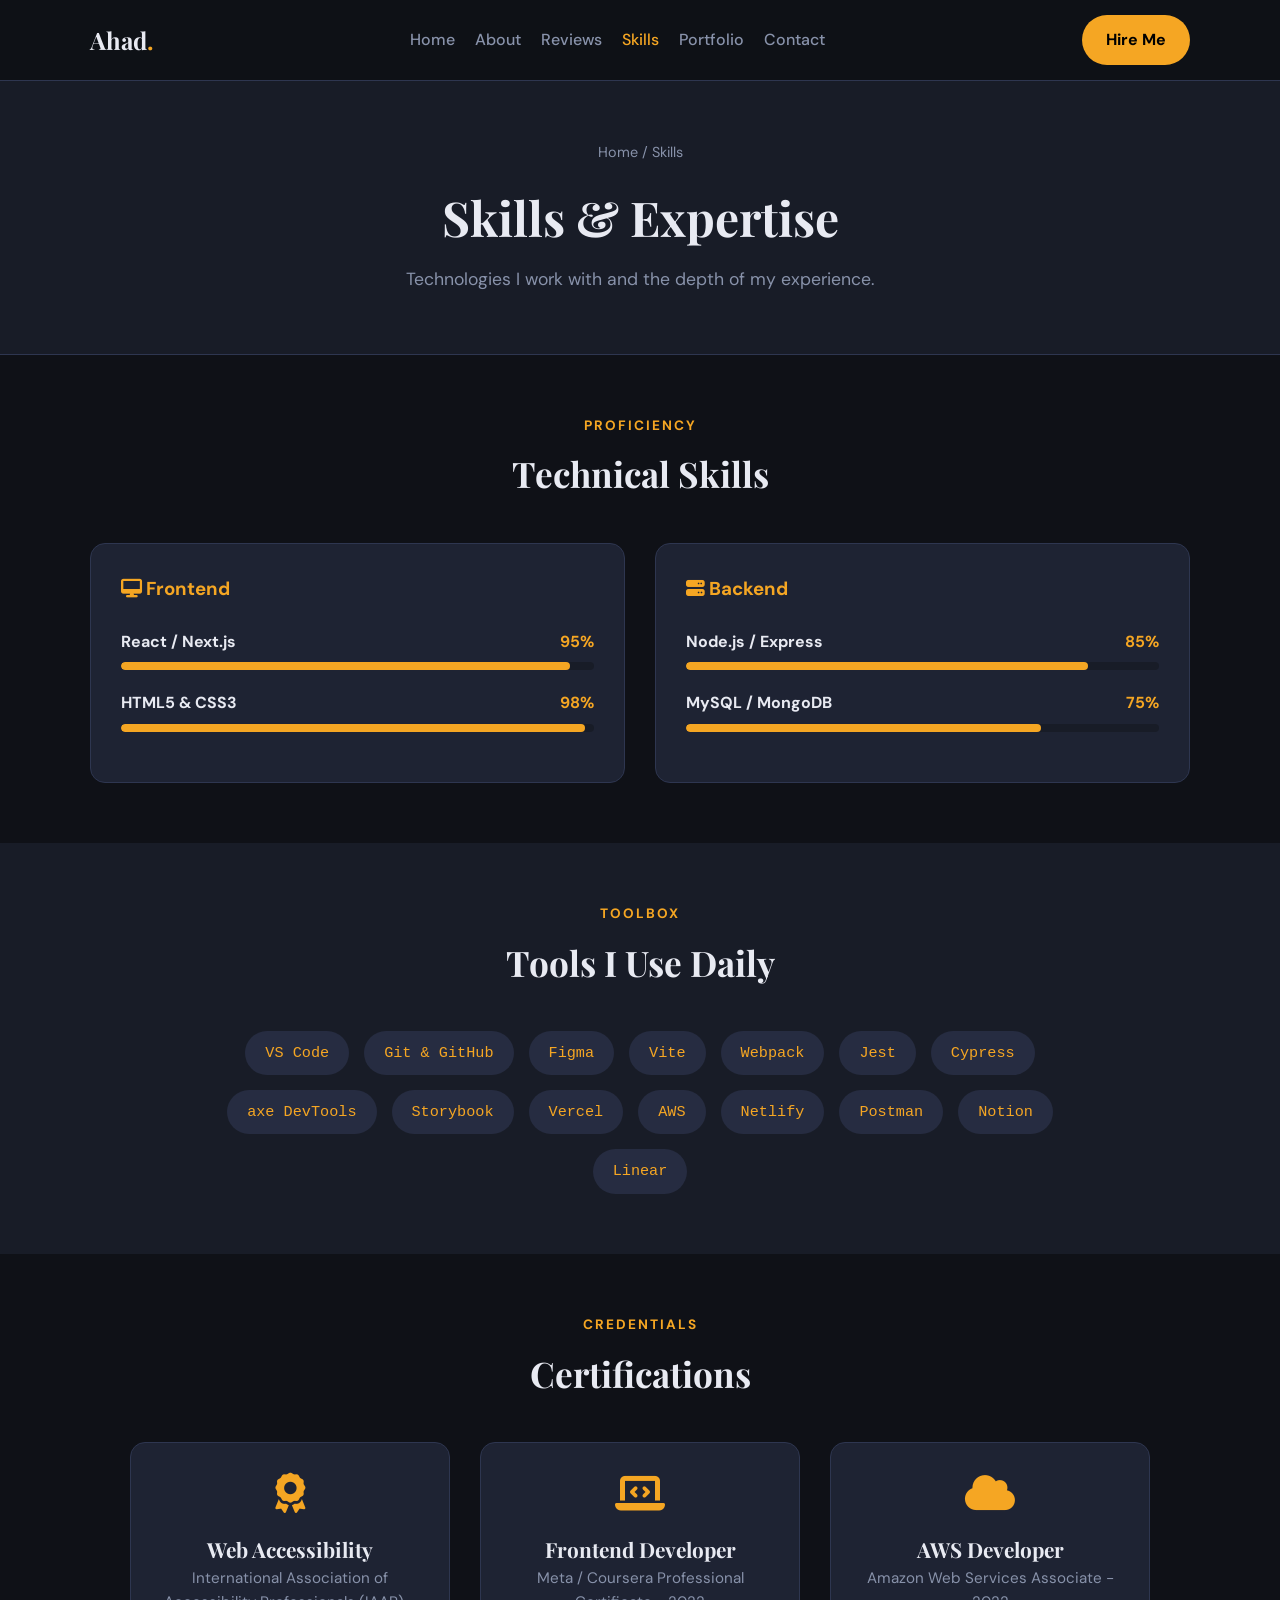
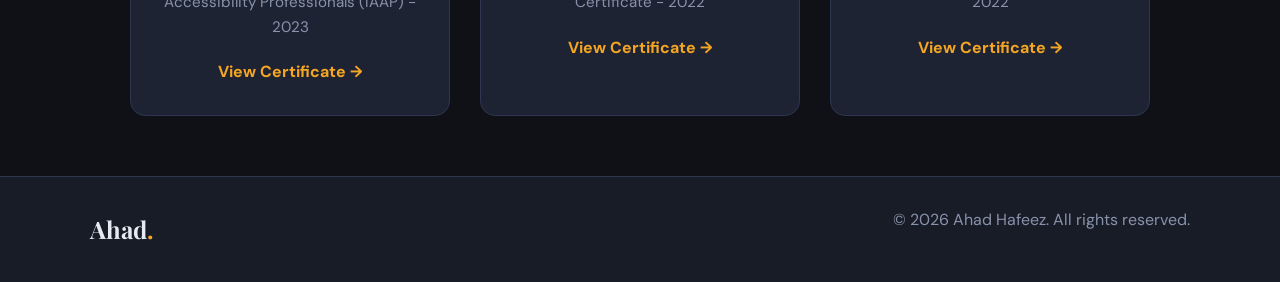
<file: skills.html>
<!DOCTYPE html>
<html lang="en">
<head>
  <meta charset="UTF-8">
  <meta name="viewport" content="width=device-width, initial-scale=1.0">
  <title>Skills & Credentials — Ahad Hafeez</title>
  
  <link rel="stylesheet" href="skills.css">
  <link href="https://fonts.googleapis.com/css2?family=Playfair+Display:wght@700;800&family=DM+Sans:wght@400;500;600&display=swap" rel="stylesheet">
  <link rel="stylesheet" href="https://cdnjs.cloudflare.com/ajax/libs/font-awesome/6.4.0/css/all.min.css">
</head>
<body>

  <header class="site-header">
    <div class="container header-flex">
      <a class="nav-logo" href="index.html">Ahad<span>.</span></a>
      <nav class="site-nav">
        <ul class="nav-list">
          <li><a class="nav-link" href="home.html">Home</a></li>
          <li><a class="nav-link" href="about.html">About</a></li>
          <li><a class="nav-link" href="reviews.html">Reviews</a></li>
          <li><a class="nav-link active" href="skills.html">Skills</a></li>
          <li><a class="nav-link" href="portfolio.html">Portfolio</a></li>
          <li><a class="nav-link" href="contact.html">Contact</a></li>
        </ul>
      </nav>
      <a class="btn btn-primary" href="contact.html">Hire Me</a>
    </div>
  </header>

  <main>
    <div class="page-hero">
      <div class="container text-center">
        <p class="breadcrumb"><a href="index.html">Home</a> / Skills</p>
        <h1>Skills & Expertise</h1>
        <p class="subtitle">Technologies I work with and the depth of my experience.</p>
      </div>
    </div>

    <section class="section">
      <div class="container">
        <div class="section-header text-center">
          <span class="eyebrow">Proficiency</span>
          <h2>Technical Skills</h2>
        </div>

        <div class="skills-flex">
          <div class="skill-category">
            <h3 class="category-title"><i class="fa-solid fa-desktop"></i> Frontend</h3>
            
            <div class="skill-item">
              <div class="skill-info">
                <span>React / Next.js</span>
                <span class="skill-percent">95%</span>
              </div>
              <div class="skill-bar">
                <div class="skill-fill" style="width: 95%;"></div>
              </div>
            </div>

            <div class="skill-item">
              <div class="skill-info">
                <span>HTML5 & CSS3</span>
                <span class="skill-percent">98%</span>
              </div>
              <div class="skill-bar">
                <div class="skill-fill" style="width: 98%;"></div>
              </div>
            </div>
          </div>

          <div class="skill-category">
            <h3 class="category-title"><i class="fa-solid fa-server"></i> Backend</h3>
            
            <div class="skill-item">
              <div class="skill-info">
                <span>Node.js / Express</span>
                <span class="skill-percent">85%</span>
              </div>
              <div class="skill-bar">
                <div class="skill-fill" style="width: 85%;"></div>
              </div>
            </div>

            <div class="skill-item">
              <div class="skill-info">
                <span>MySQL / MongoDB</span>
                <span class="skill-percent">75%</span>
              </div>
              <div class="skill-bar">
                <div class="skill-fill" style="width: 75%;"></div>
              </div>
            </div>
          </div>
        </div>
      </div>
    </section>

    <!-- NEW SECTION: Toolbox -->
    <section class="section section-alt">
      <div class="container text-center">
        <div class="section-header text-center">
          <span class="eyebrow">Toolbox</span>
          <h2>Tools I Use Daily</h2>
        </div>

        <div class="tools-flex">
          <span class="tool-tag">VS Code</span>
          <span class="tool-tag">Git & GitHub</span>
          <span class="tool-tag">Figma</span>
          <span class="tool-tag">Vite</span>
          <span class="tool-tag">Webpack</span>
          <span class="tool-tag">Jest</span>
          <span class="tool-tag">Cypress</span>
          <span class="tool-tag">axe DevTools</span>
          <span class="tool-tag">Storybook</span>
          <span class="tool-tag">Vercel</span>
          <span class="tool-tag">AWS</span>
          <span class="tool-tag">Netlify</span>
          <span class="tool-tag">Postman</span>
          <span class="tool-tag">Notion</span>
          <span class="tool-tag">Linear</span>
        </div>
      </div>
    </section>

    <section class="section">
      <div class="container">
        <div class="section-header text-center">
          <span class="eyebrow">Credentials</span>
          <h2>Certifications</h2>
        </div>

        <div class="certs-flex">
          <div class="cert-card">
            <i class="fa-solid fa-award cert-icon"></i>
            <h3>Web Accessibility</h3>
            <p>International Association of Accessibility Professionals (IAAP) - 2023</p>
            <a href="#" class="cert-link">View Certificate →</a>
          </div>

          <div class="cert-card">
            <i class="fa-solid fa-laptop-code cert-icon"></i>
            <h3>Frontend Developer</h3>
            <p>Meta / Coursera Professional Certificate - 2022</p>
            <a href="#" class="cert-link">View Certificate →</a>
          </div>

          <div class="cert-card">
            <i class="fa-solid fa-cloud cert-icon"></i>
            <h3>AWS Developer</h3>
            <p>Amazon Web Services Associate - 2022</p>
            <a href="#" class="cert-link">View Certificate →</a>
          </div>
        </div>
      </div>
    </section>
  </main>

  <footer class="site-footer">
    <div class="container footer-flex">
      <a class="nav-logo" href="index.html">Ahad<span>.</span></a>
      <p class="footer-copy">&copy; 2026 Ahad Hafeez. All rights reserved.</p>
    </div>
  </footer>

</body>
</html>
</file>
<file: home.css>
* {

  margin: 0;

  padding: 0;

  box-sizing: border-box;


}

:root {

  --color-bg: #0f1117;

  --color-bg-alt: #181c27;

  --color-surface: #1e2333;

  --color-border: #2e3650;
  --color-text: #e8eaf2;
  --color-text-muted: #8892aa;
  --color-accent: #f5a623;

  --color-accent-dark: #c8841b;
  --font-display: 'Playfair Display', serif;
  --font-body: 'DM Sans', sans-serif;
}

body {

  font-family: var(--font-body);

  background-color: var(--color-bg);
  color: var(--color-text);
  line-height: 1.6;


}

a {

  text-decoration: none;

}

ul {

  list-style: none;

}

h1, h2, h3 {

  font-family: var(--font-display);
  color: var(--color-text);

}

h1 {

  font-size: 3.5rem;
  line-height: 1.2;

}

h2 {
  font-size: 2.5rem;
  margin-bottom: 10px;
}

h3 {

  font-size: 1.5rem;
  margin-bottom: 15px;

}

p {

  color: var(--color-text-muted);
  margin-bottom: 20px;

}

.container {

  max-width: 1140px;
  margin: 0 auto;
  padding: 0 20px;

}

.section {

  padding: 80px 0;

}

.section-alt {

  background-color: var(--color-bg-alt);

}

.text-center {

  text-align: center;

}

.eyebrow {

  color: var(--color-accent);
  text-transform: uppercase;
  font-size: 0.85rem;
  letter-spacing: 2px;
  font-weight: bold;

}

.highlight {

  color: var(--color-accent);

}

.btn {

  display: inline-block;
  padding: 12px 24px;
  border-radius: 50px;
  font-weight: bold;
  cursor: pointer;
  transition: 0.3s;

}

.btn-primary {

  background-color: var(--color-accent);

  color: #000;

  border: 2px solid var(--color-accent);


}

.btn-primary:hover {

  background-color: var(--color-accent-dark);
  border-color: var(--color-accent-dark);

}

.btn-outline {

  background-color: transparent;
  color: var(--color-text);

  border: 2px solid var(--color-border);

}

.btn-outline:hover {

  border-color: var(--color-accent);
  color: var(--color-accent);

}

.btn-sm {

  padding: 8px 16px;
  font-size: 0.85rem;

}

.site-header {

  background-color: #0f1117e6;
  border-bottom: 1px solid var(--color-border);
  padding: 15px 0;
  position: sticky;
  top: 0;
  z-index: 100;

}

.header-flex {

  display: flex;
  justify-content: space-between;
  align-items: center;

}

.nav-logo {
  font-family: var(--font-display);
  font-size: 1.5rem;
  font-weight: bold;
  
  color: var(--color-text);
}

.nav-logo span {
  color: var(--color-accent);
}

.nav-list {
  display: flex;
  gap: 20px;
}

.nav-link {
  color: var(--color-text-muted);
  font-weight: 500;
  transition: 0.3s;
}

.nav-link:hover, .nav-link.active {
  color: var(--color-accent);
}

.hero-grid {
  display: grid;
  grid-template-columns: 1fr 1fr;
  gap: 40px;
  align-items: center;
}

.hero-desc {
  font-size: 1.1rem;
}

.hero-actions {
  display: flex;
  gap: 15px;
}

.hero-photo-wrap {
  display: flex;
  justify-content: center;
}

.photo-frame {
  position: relative;
  width: 320px;
  height: 320px;
}

.photo-frame::before {
  content: '';
  position: absolute;
  top: -10px;
  left: -10px;
  right: -10px;
  bottom: -10px;
  border: 2px solid var(--color-accent);
  border-radius: 20px;
  transform: rotate(5deg);
}

.profile-pic {
  width: 100%;
  height: 100%;
  object-fit: cover;
  border-radius: 20px;
  position: relative;
  z-index: 2;
}

.section-header {
  text-align: center;
  margin-bottom: 50px;
}

.projects-grid {
  display: grid;
  grid-template-columns: repeat(auto-fit, minmax(300px, 1fr));
  gap: 30px;
}

.project-card {
  background: var(--color-surface);
  border: 1px solid var(--color-border);
  padding: 30px;
  border-radius: 15px;
  transition: 0.3s;
}

.project-card:hover {
  border-color: var(--color-accent);
  transform: translateY(-5px);
}

.project-icon {
  font-size: 2.5rem;
  margin-bottom: 15px;
}

.project-actions {
  display: flex;
  gap: 10px;
  margin-top: 20px;
}

.stats-grid {
  display: grid;
  grid-template-columns: repeat(4, 1fr);
  gap: 20px;
  text-align: center;
}

.stat-card {
  background: var(--color-surface);
  padding: 30px;
  border-radius: 10px;
  border: 1px solid var(--color-border);
}

.stat-num {
  font-size: 2.5rem;
  font-weight: bold;
  color: var(--color-accent);
  margin: 0;
  line-height: 1;
}

.stat-label {
  font-size: 0.9rem;
  margin: 10px 0 0 0;
}

.site-footer {
  background: var(--color-bg-alt);
  border-top: 1px solid var(--color-border);
  padding: 30px 0;
}

.footer-flex {
  display: flex;
  justify-content: space-between;
  align-items: center;
}

@media (max-width: 768px) {
  .hero-grid {
    grid-template-columns: 1fr;
    text-align: center;
  }
  .hero-actions {
    justify-content: center;
  }
  .nav-list {
    display: none;
  }
  .stats-grid {
    grid-template-columns: 1fr 1fr;
  }
}
</file>
<file: about.css>
* {
  margin: 0;
  padding: 0;
  box-sizing: border-box;
}

:root {
  --color-bg: #0f1117;
  --color-bg-alt: #181c27;
  --color-surface: #1e2333;
  --color-border: #2e3650;
  --color-text: #e8eaf2;
  --color-text-muted: #8892aa;
  --color-accent: #f5a623;
  --color-accent-dark: #c8841b;
  --font-display: 'Playfair Display', serif;
  --font-body: 'DM Sans', sans-serif;
}

body {
  font-family: var(--font-body);
  background-color: var(--color-bg);
  color: var(--color-text);
  line-height: 1.6;
}

a {
  text-decoration: none;
}

ul {
  list-style: none;
}

h1, h2, h3 {
  font-family: var(--font-display);
  color: var(--color-text);
}

h1 {
  font-size: 3rem;
  margin-bottom: 10px;
}

h2 {
  font-size: 2.2rem;
  margin-bottom: 15px;
}

h3 {
  font-size: 1.2rem;
  margin-bottom: 5px;
}

p {
  color: var(--color-text-muted);
  margin-bottom: 20px;
}

.container {
  max-width: 1140px;
  margin: 0 auto;
  padding: 0 20px;
}

.section {
  padding: 60px 0;
}

.section-alt {
  background-color: var(--color-bg-alt);
}

.text-center {
  text-align: center;
}

.eyebrow {
  color: var(--color-accent);
  text-transform: uppercase;
  font-size: 0.85rem;
  letter-spacing: 2px;
  font-weight: bold;
  display: block;
  margin-bottom: 10px;
}

.site-header {
  background-color: #0f1117e6;
  border-bottom: 1px solid var(--color-border);
  padding: 15px 0;
}

.header-flex {
  display: flex;
  justify-content: space-between;
  align-items: center;
}

.nav-logo {
  font-family: var(--font-display);
  font-size: 1.5rem;
  font-weight: bold;
  color: var(--color-text);
}

.nav-logo span {
  color: var(--color-accent);
}

.nav-list {
  display: flex;
  gap: 20px;
}

.nav-link {
  color: var(--color-text-muted);
  font-weight: 500;
  transition: 0.3s;
}

.nav-link:hover, .nav-link.active {
  color: var(--color-accent);
}

.btn {
  display: inline-block;
  padding: 12px 24px;
  border-radius: 50px;
  font-weight: bold;
  cursor: pointer;
  border: 2px solid transparent;
  transition: 0.3s;
  text-align: center;
}

.btn-primary {
  background-color: var(--color-accent);
  color: #000;
}

.btn-primary:hover {
  background-color: var(--color-accent-dark);
}

.page-hero {
  background-color: var(--color-bg-alt);
  padding: 60px 0;
  border-bottom: 1px solid var(--color-border);
}

.breadcrumb {
  font-size: 0.9rem;
  margin-bottom: 15px;
}

.breadcrumb a {
  color: var(--color-text-muted);
}

.breadcrumb a:hover {
  color: var(--color-accent);
}

.subtitle {
  font-size: 1.1rem;
  max-width: 500px;
  margin: 0 auto;
}

.about-grid {
  display: grid;
  grid-template-columns: 1fr 2fr;
  gap: 40px;
  align-items: start;
}

.photo-wrap {
  width: 100%;
  border-radius: 12px;
  overflow: hidden;
  border: 1px solid var(--color-border);
}

.photo-wrap img {
  width: 100%;
  display: block;
}

.quick-info {
  background-color: var(--color-surface);
  border: 1px solid var(--color-border);
  border-radius: 12px;
  padding: 25px;
  margin-top: 20px;
}

.info-title {
  font-size: 1rem;
  color: var(--color-accent);
  text-transform: uppercase;
  letter-spacing: 1px;
  margin-bottom: 15px;
}

.info-row {
  display: flex;
  margin-bottom: 12px;
  font-size: 0.9rem;
}

.info-label {
  color: var(--color-text-muted);
  min-width: 80px;
}

.info-value {
  color: var(--color-text);
}

.link {
  color: var(--color-accent);
}

.download-btn {
  margin-top: 15px;
}

.divider {
  height: 1px;
  background-color: var(--color-border);
  border: none;
  margin: 40px 0;
}

.timeline {
  border-left: 2px solid var(--color-border);
  padding-left: 30px;
  margin-left: 10px;
}

.timeline-item {
  position: relative;
  margin-bottom: 40px;
}

.timeline-item::before {
  content: '';
  position: absolute;
  left: -39px;
  top: 5px;
  width: 12px;
  height: 12px;
  border-radius: 50%;
  background-color: var(--color-accent);
  border: 3px solid var(--color-bg);
}

.timeline-period {
  color: var(--color-accent);
  font-size: 0.85rem;
  font-weight: bold;
  margin-bottom: 5px;
}

.timeline-org {
  color: var(--color-text-muted);
  font-weight: bold;
  font-size: 0.9rem;
  margin-bottom: 10px;
}

.timeline-desc {
  font-size: 0.95rem;
  line-height: 1.6;
}

.section-header {
  margin-bottom: 40px;
}

.achievements-grid {
  display: grid;
  grid-template-columns: repeat(auto-fit, minmax(200px, 1fr));
  gap: 20px;
  text-align: center;
}

.achievement-card {
  background-color: var(--color-surface);
  border: 1px solid var(--color-border);
  padding: 30px;
  border-radius: 12px;
}

.achievement-icon {
  font-size: 2.5rem;
  color: var(--color-accent);
  margin-bottom: 15px;
}

.achievement-label {
  font-size: 0.95rem;
  font-weight: 500;
  margin-bottom: 0;
}

.site-footer {
  background: var(--color-bg-alt);
  border-top: 1px solid var(--color-border);
  padding: 30px 0;
}

.footer-flex {
  display: flex;
  justify-content: space-between;
  align-items: center;
}

@media (max-width: 850px) {
  .header-flex {
    flex-direction: column;
    gap: 15px;
  }
  .nav-list {
    flex-wrap: wrap;
    justify-content: center;
  }
  .about-grid {
    grid-template-columns: 1fr;
  }
  .photo-wrap img {
    max-width: 400px;
    margin: 0 auto;
  }
}
</file>
<file: contact.css>
* {
  margin: 0;
  padding: 0;
  box-sizing: border-box;
}

:root {


  --color-bg: #0f1117;
  --color-bg-alt: #181c27;

  --color-surface: #1e2333;
  --color-border: #2e3650;
  --color-text: #e8eaf2;
  --color-text-muted: #8892aa;
  --color-accent: #f5a623;

  --color-accent-dark: #c8841b;
  --color-success: #4caf82;
  --font-display: 'Playfair Display', serif;
  --font-body: 'DM Sans', sans-serif;
}

body {
  font-family: var(--font-body);
  background-color: var(--color-bg);

  color: var(--color-text);
  line-height: 1.6;

}

a {

  text-decoration: none;

}

ul {

  list-style: none;

}

h1, h2, h3 {

  font-family: var(--font-display);

  color: var(--color-text);

}

h1 {
  font-size: 3rem;

  margin-bottom: 10px;
}

h2 {
  font-size: 2.2rem;

  margin-bottom: 15px;
}

p {

  color: var(--color-text-muted);
  margin-bottom: 20px;

}

.container {

  max-width: 1140px;

  margin: 0 auto;

  padding: 0 20px;

}

.section {

  padding: 60px 0;

}

.text-center {

  text-align: center;

}

.eyebrow {

  color: var(--color-accent);

  text-transform: uppercase;

  font-size: 0.85rem;

  letter-spacing: 2px;

  font-weight: bold;

  display: block;

  margin-bottom: 10px;

}

.site-header {

  background-color: #0f1117e6;

  border-bottom: 1px solid var(--color-border);

  padding: 15px 0;

}

.header-flex {

  display: flex;

  justify-content: space-between;

  align-items: center;
}

.nav-logo {
  font-family: var(--font-display);
  font-size: 1.5rem;

  font-weight: bold;



  color: var(--color-text);
}

.nav-logo span {


  color: var(--color-accent);

}

.nav-list {


  display: flex;


  gap: 20px;


}

.nav-link {


  color: var(--color-text-muted);


  font-weight: 500;

  transition: 0.3s;
}

.nav-link:hover, .nav-link.active {

  color: var(--color-accent);


}

.btn {
  display: inline-block;
  padding: 12px 24px;
  border-radius: 50px;


  font-weight: bold;

  cursor: pointer;

  border: 2px solid transparent;

  transition: 0.3s;
  text-align: center;
}

.btn-primary {



  background-color: var(--color-accent);
  color: #000;


}

.btn-primary:hover {


  background-color: var(--color-accent-dark);


}

.btn-full {
  width: 100%;
  display: block;


  margin-top: 10px;
}

.page-hero {
  background-color: var(--color-bg-alt);
  padding: 60px 0;
  border-bottom: 1px solid var(--color-border);
}

.breadcrumb {
  font-size: 0.9rem;
  margin-bottom: 15px;
  
}

.breadcrumb a {
  color: var(--color-text-muted);
}

.breadcrumb a:hover {
  color: var(--color-accent);
}

.subtitle {
  font-size: 1.1rem;
  max-width: 500px;
  margin: 0 auto;
}

.contact-grid {
  display: grid;
  grid-template-columns: 1fr 1.5fr;
  gap: 50px;
  align-items: start;
}

.info-desc {
  font-size: 1.05rem;
  margin-bottom: 30px;
}

.info-list {
  display: flex;
  flex-direction: column;
  gap: 25px;
}

.info-item {
  display: flex;
  align-items: flex-start;
  gap: 15px;
}

.info-icon {
  width: 45px;
  height: 45px;
  background-color: #1e2333;
  border: 1px solid var(--color-border);
  border-radius: 8px;
  display: flex;
  align-items: center;
  justify-content: center;
  font-size: 1.2rem;
}

.info-label {
  font-size: 0.8rem;
  text-transform: uppercase;
  margin-bottom: 5px;
  font-weight: bold;
}

.info-value {
  font-size: 1rem;
  color: var(--color-text);
  font-weight: 500;
}

a.info-value:hover {
  color: var(--color-accent);
}

.contact-form-section {
  background-color: var(--color-surface);
  border: 1px solid var(--color-border);
  padding: 40px;
  border-radius: 15px;
}

.form-hint {
  font-size: 0.85rem;
  margin-bottom: 20px;
}

.required {
  color: #e05252;
}

.form-group {
  margin-bottom: 20px;
}

.form-row {
  display: grid;
  grid-template-columns: 1fr 1fr;
  gap: 20px;
}

.form-label {
  display: block;
  font-size: 0.9rem;
  font-weight: bold;
  margin-bottom: 8px;
}

.form-control {
  width: 100%;
  padding: 12px 15px;
  background-color: var(--color-bg);
  border: 1px solid var(--color-border);
  border-radius: 8px;
  color: var(--color-text);
  font-family: inherit;
  font-size: 0.95rem;
}

.form-control:focus {
  outline: none;
  border-color: var(--color-accent);
}

textarea.form-control {
  resize: vertical;
}

.form-success {
  background-color: rgba(76, 175, 130, 0.1);
  border: 1px solid var(--color-success);
  padding: 30px;
  border-radius: 10px;
  text-align: center;
}

.form-success h3 {
  color: var(--color-success);
  margin-bottom: 10px;
}

.site-footer {
  background: var(--color-bg-alt);
  border-top: 1px solid var(--color-border);
  padding: 30px 0;
  margin-top: 40px;
}

.footer-flex {
  display: flex;
  justify-content: space-between;
  align-items: center;
}

@media (max-width: 850px) {
  .contact-grid {
    grid-template-columns: 1fr;
  }
  .form-row {
    grid-template-columns: 1fr;
  }
  .header-flex {
    flex-direction: column;
    gap: 15px;
  }
  .nav-list {
    flex-wrap: wrap;
    justify-content: center;
  }
}
</file>
<file: portfolio.css>
* {

  margin: 0;
  padding: 0;

  box-sizing: border-box;

}

:root {
  --color-bg: #0f1117;
  --color-bg-alt: #181c27;
  --color-surface: #1e2333;
  --color-surface-2: #252c3f;
  --color-border: #2e3650;
  --color-text: #e8eaf2;
  --color-text-muted: #8892aa;
  --color-accent: #f5a623;
  --color-accent-dark: #c8841b;
  --font-display: 'Playfair Display', serif;
  --font-body: 'DM Sans', sans-serif;
}

body {

  font-family: var(--font-body);
  background-color: var(--color-bg);
  color: var(--color-text);
  line-height: 1.6;

}

a {

  text-decoration: none;

}

ul {

  list-style: none;

}

h1, h2, h3 {

  font-family: var(--font-display);
  color: var(--color-text);

}

h1 {

  font-size: 3rem;
  margin-bottom: 10px;

}

h3 {

  font-size: 1.3rem;

  margin-bottom: 10px;

}

p {

  color: var(--color-text-muted);
  margin-bottom: 15px;

}

.container {

  max-width: 1140px;

  margin: 0 auto;

  padding: 0 20px;

}

.section {

  padding: 60px 0;

}


.text-center {

  text-align: center;

}

.site-header {

  background-color: #0f1117e6;

  border-bottom: 1px solid var(--color-border);

  padding: 15px 0;
  
}

.header-flex {
  display: flex;
  justify-content: space-between;
  align-items: center;
}

.nav-logo {
  font-family: var(--font-display);
  font-size: 1.5rem;
  font-weight: bold;
  color: var(--color-text);
}

.nav-logo span {
  color: var(--color-accent);
}

.nav-list {

  display: flex;

  gap: 20px;
}

.nav-link {

  color: var(--color-text-muted);
  font-weight: 500;
  transition: 0.3s;

}

.nav-link:hover, .nav-link.active {

  color: var(--color-accent);

}

.page-hero {

  background-color: var(--color-bg-alt);

  padding: 60px 0;

  border-bottom: 1px solid var(--color-border);

}

.breadcrumb {

  font-size: 0.9rem;
  margin-bottom: 15px;

}

.breadcrumb a {

  color: var(--color-text-muted);

}

.breadcrumb a:hover {

  color: var(--color-accent);

}

.subtitle {

  font-size: 1.1rem;
  max-width: 500px;
  margin: 0 auto;

}

.filter-bar {

  display: flex;
  justify-content: center;
  flex-wrap: wrap;
  gap: 10px;
  margin-bottom: 40px;

}

.filter-btn {

  background-color: var(--color-surface);
  border: 1px solid var(--color-border);
  color: var(--color-text-muted);
  padding: 8px 20px;
  border-radius: 50px;
  cursor: pointer;
  font-weight: bold;

  transition: 0.3s;
}

.filter-btn:hover, .filter-btn.active {


  background-color: rgba(245, 166, 35, 0.1);
  border-color: var(--color-accent);
  color: var(--color-accent);


}

.projects-grid {

  display: grid;
  grid-template-columns: repeat(auto-fit, minmax(320px, 1fr));
  gap: 30px;

}

.project-card {

  background-color: var(--color-surface);
  border: 1px solid var(--color-border);
  border-radius: 15px;
  padding: 30px;

  transition: transform 0.3s, border-color 0.3s;

}

.project-card:hover {

  transform: translateY(-5px);

  border-color: var(--color-accent);

}

.project-icon {

  font-size: 2.5rem;
  margin-bottom: 15px;

}

.tags {

  display: flex;
  flex-wrap: wrap;
  gap: 8px;
  margin-bottom: 20px;

}

.tag {

  background-color: var(--color-surface-2);
  color: var(--color-accent);
  border: 1px solid var(--color-border);
  font-size: 0.75rem;
  font-weight: bold;
  padding: 4px 12px;

  border-radius: 50px;
}

.btn {

  display: inline-block;
  padding: 10px 20px;
  border-radius: 50px;
  font-weight: bold;
  cursor: pointer;
  transition: 0.3s;
  border: 2px solid transparent;

}

.btn-primary {

  background-color: var(--color-accent);
  color: #000;

}

.btn-primary:hover {
  background-color: var(--color-accent-dark);
}

.btn-outline {
  background-color: transparent;
  border-color: var(--color-border);
  color: var(--color-text);
}

.btn-outline:hover {
  border-color: var(--color-accent);
  color: var(--color-accent);
}

.btn-sm {
  padding: 6px 15px;
  font-size: 0.85rem;
}

.project-actions {
  display: flex;
  gap: 10px;
}

@keyframes fadeInSlideUp {
  from {
    opacity: 0;
    transform: translateY(30px);
  }
  to {
    opacity: 1;
    transform: translateY(0);
  }
}

.fade-in {
  animation: fadeInSlideUp 0.6s ease forwards;
  opacity: 0;
}

.site-footer {
  background: var(--color-bg-alt);
  border-top: 1px solid var(--color-border);
  padding: 30px 0;
  margin-top: 40px;
}

.footer-flex {
  display: flex;
  justify-content: space-between;
  align-items: center;
}

@media (max-width: 768px) {
  .header-flex {
    flex-direction: column;
    gap: 15px;
  }
  .nav-list {
    flex-wrap: wrap;
    justify-content: center;
  }
  .projects-grid {
    grid-template-columns: repeat(auto-fit, minmax(280px, 1fr));
  }
}

@media (max-width: 480px) {
  h1 {
    font-size: 2.2rem;
  }
  .filter-btn {
    font-size: 0.8rem;
    padding: 6px 15px;
  }
  .project-card {
    padding: 20px;
  }
  .project-actions {
    flex-direction: column;
  }
  .btn-sm {
    width: 100%;
    text-align: center;
  }
}
</file>
<file: reviews.css>
* {
  margin: 0;
  padding: 0;
  box-sizing: border-box;
}

:root {
  --color-bg: #0f1117;
  --color-bg-alt: #181c27;
  --color-surface: #1e2333;
  --color-border: #2e3650;
  --color-text: #e8eaf2;
  --color-text-muted: #8892aa;
  --color-accent: #f5a623;
  --color-accent-dark: #c8841b;
  --font-display: 'Playfair Display', serif;
  --font-body: 'DM Sans', sans-serif;
}

body {
  font-family: var(--font-body);
  background-color: var(--color-bg);
  color: var(--color-text);
  line-height: 1.6;
}

a { text-decoration: none; }
ul { list-style: none; }
h1, h2, h3 { font-family: var(--font-display); color: var(--color-text); }
h1 { font-size: 3rem; margin-bottom: 10px; }
h3 { font-size: 1.2rem; margin-bottom: 5px; margin-top: 15px; }
p { color: var(--color-text-muted); margin-bottom: 15px; }
.text-center { text-align: center; }

.container { max-width: 1140px; margin: 0 auto; padding: 0 20px; }
.section { padding: 60px 0; }

/* Header */
.site-header { background-color: #0f1117e6; border-bottom: 1px solid var(--color-border); padding: 15px 0; }
.header-flex { display: flex; justify-content: space-between; align-items: center; }
.nav-logo { font-family: var(--font-display); font-size: 1.5rem; font-weight: bold; color: var(--color-text); }
.nav-logo span { color: var(--color-accent); }
.nav-list { display: flex; gap: 20px; }
.nav-link { color: var(--color-text-muted); font-weight: 500; transition: 0.3s; }
.nav-link:hover, .nav-link.active { color: var(--color-accent); }

/* Button */
.btn { display: inline-block; padding: 12px 24px; border-radius: 50px; font-weight: bold; cursor: pointer; border: 2px solid transparent; transition: 0.3s; text-align: center; }
.btn-primary { background-color: var(--color-accent); color: #000; }
.btn-primary:hover { background-color: var(--color-accent-dark); }

/* Hero Section */
.page-hero { background-color: var(--color-bg-alt); padding: 60px 0; border-bottom: 1px solid var(--color-border); }
.breadcrumb { font-size: 0.9rem; margin-bottom: 15px; }
.breadcrumb a { color: var(--color-text-muted); }
.breadcrumb a:hover { color: var(--color-accent); }
.subtitle { font-size: 1.1rem; max-width: 500px; margin: 0 auto; }

/* Reviews Grid & Cards */
.reviews-grid {
  display: grid;
  grid-template-columns: repeat(auto-fit, minmax(300px, 1fr));
  gap: 30px;
}

.review-card {
  background-color: var(--color-surface);
  border: 1px solid var(--color-border);
  padding: 35px;
  border-radius: 12px;
  transition: transform 0.3s ease, border-color 0.3s ease;
}

.review-card:hover {
  transform: translateY(-5px);
  border-color: var(--color-accent);
}

.quote-icon {
  font-size: 2rem;
  color: var(--color-accent);
  margin-bottom: 20px;
  opacity: 0.8;
}

.review-text {
  font-size: 1rem;
  line-height: 1.7;
  color: var(--color-text);
  font-style: italic;
  margin-bottom: 25px;
}

.reviewer-name {
  color: var(--color-accent);
}

.reviewer-role {
  font-size: 0.85rem;
  margin-bottom: 0;
}

/* Footer */
.site-footer { background: var(--color-bg-alt); border-top: 1px solid var(--color-border); padding: 30px 0; margin-top: 20px; }
.footer-flex { display: flex; justify-content: space-between; align-items: center; }

@media (max-width: 850px) {
  .header-flex { flex-direction: column; gap: 15px; }
  .nav-list { flex-wrap: wrap; justify-content: center; }
}
</file>
<file: skills.css>
* {
  margin: 0;
  padding: 0;
  box-sizing: border-box;
}

:root {
  --color-bg: #0f1117;
  --color-bg-alt: #181c27;
  --color-surface: #1e2333;
  --color-border: #2e3650;
  --color-text: #e8eaf2;
  --color-text-muted: #8892aa;
  --color-accent: #f5a623;
  --font-display: 'Playfair Display', serif;
  --font-body: 'DM Sans', sans-serif;
}

body {
  font-family: var(--font-body);
  background-color: var(--color-bg);
  color: var(--color-text);
  line-height: 1.6;
}

a { text-decoration: none; }
ul { list-style: none; }

h1, h2, h3 {
  font-family: var(--font-display);
  color: var(--color-text);
}

h1 { font-size: 3rem; margin-bottom: 10px; }
h2 { font-size: 2.2rem; margin-bottom: 15px; }
p { color: var(--color-text-muted); margin-bottom: 20px; }

.container {
  max-width: 1140px;
  margin: 0 auto;
  padding: 0 20px;
}

.section { padding: 60px 0; }
.section-alt { background-color: var(--color-bg-alt); }
.text-center { text-align: center; }

.eyebrow {
  color: var(--color-accent);
  text-transform: uppercase;
  font-size: 0.85rem;
  letter-spacing: 2px;
  font-weight: bold;
  display: block;
  margin-bottom: 10px;
}

.section-header { margin-bottom: 40px; }

.btn {
  display: inline-block;
  padding: 12px 24px;
  border-radius: 50px;
  font-weight: bold;
  cursor: pointer;
  transition: 0.3s;
}

.btn-primary {
  background-color: var(--color-accent);
  color: #000;
}

.btn-primary:hover {
  background-color: #c8841b;
}

.site-header {
  background-color: rgba(15, 17, 23, 0.9);
  border-bottom: 1px solid var(--color-border);
  padding: 15px 0;
}

.header-flex {
  display: flex;
  justify-content: space-between;
  align-items: center;
}

.nav-logo {
  font-family: var(--font-display);
  font-size: 1.5rem;
  font-weight: bold;
  color: var(--color-text);
}

.nav-logo span { color: var(--color-accent); }

.nav-list {
  display: flex;
  gap: 20px;
}

.nav-link {
  color: var(--color-text-muted);
  font-weight: 500;
  transition: 0.3s;
}

.nav-link:hover, .nav-link.active {
  color: var(--color-accent);
}

.page-hero {
  background-color: var(--color-bg-alt);
  padding: 60px 0;
  border-bottom: 1px solid var(--color-border);
}

.breadcrumb { font-size: 0.9rem; margin-bottom: 15px; }
.breadcrumb a { color: var(--color-text-muted); }
.breadcrumb a:hover { color: var(--color-accent); }
.subtitle { font-size: 1.1rem; max-width: 500px; margin: 0 auto; }

.skills-flex {
  display: flex;
  flex-wrap: wrap;
  gap: 30px;
}

.skill-category {
  flex: 1;
  min-width: 300px;
  background-color: var(--color-surface);
  border: 1px solid var(--color-border);
  padding: 30px;
  border-radius: 15px;
}

.category-title {
  color: var(--color-accent);
  margin-bottom: 25px;
  font-family: var(--font-body);
}

.skill-item { margin-bottom: 20px; }
.skill-info {
  display: flex;
  justify-content: space-between;
  margin-bottom: 8px;
  font-weight: bold;
}
.skill-percent { color: var(--color-accent); }

.skill-bar {
  background-color: var(--color-bg-alt);
  height: 8px;
  border-radius: 10px;
  overflow: hidden;
}

.skill-fill {
  background-color: var(--color-accent);
  height: 100%;
  border-radius: 10px;
}

.tools-flex {
  display: flex;
  flex-wrap: wrap;
  justify-content: center;
  gap: 15px;
  max-width: 900px;
  margin: 0 auto;
}

.tool-tag {
  background-color: #262c41;
  color: var(--color-accent);
  padding: 10px 20px;
  border-radius: 50px;
  font-weight: 500;
  font-size: 0.95rem;
  font-family: 'JetBrains Mono', 'Courier New', monospace;
}

.certs-flex {
  display: flex;
  flex-wrap: wrap;
  justify-content: center;
  align-items: stretch;
  gap: 30px;
}

.cert-card {
  background-color: var(--color-surface);
  border: 1px solid var(--color-border);
  border-radius: 15px;
  padding: 30px;
  width: 320px;
  text-align: center;
  transition: transform 0.3s ease, box-shadow 0.3s ease; 
}

.cert-card:hover {
  transform: translateY(-10px); 
  box-shadow: 0 10px 20px rgba(245, 166, 35, 0.2);
  border-color: var(--color-accent);
}

.cert-icon {
  font-size: 2.5rem;
  color: var(--color-accent);
  margin-bottom: 20px;
}

.cert-card h3 { font-size: 1.3rem; }
.cert-card p { font-size: 0.95rem; margin-bottom: 20px; }

.cert-link {
  color: var(--color-accent);
  font-weight: bold;
  text-decoration: none;
}
.cert-link:hover { text-decoration: underline; }

.site-footer {
  background: var(--color-bg-alt);
  border-top: 1px solid var(--color-border);
  padding: 30px 0;
}

.footer-flex {
  display: flex;
  justify-content: space-between;
  align-items: center;
}

@media (max-width: 768px) {
  .header-flex { flex-direction: column; gap: 15px; }
  .nav-list { flex-wrap: wrap; justify-content: center; }
  .footer-flex { flex-direction: column; gap: 15px; }
}
</file>
